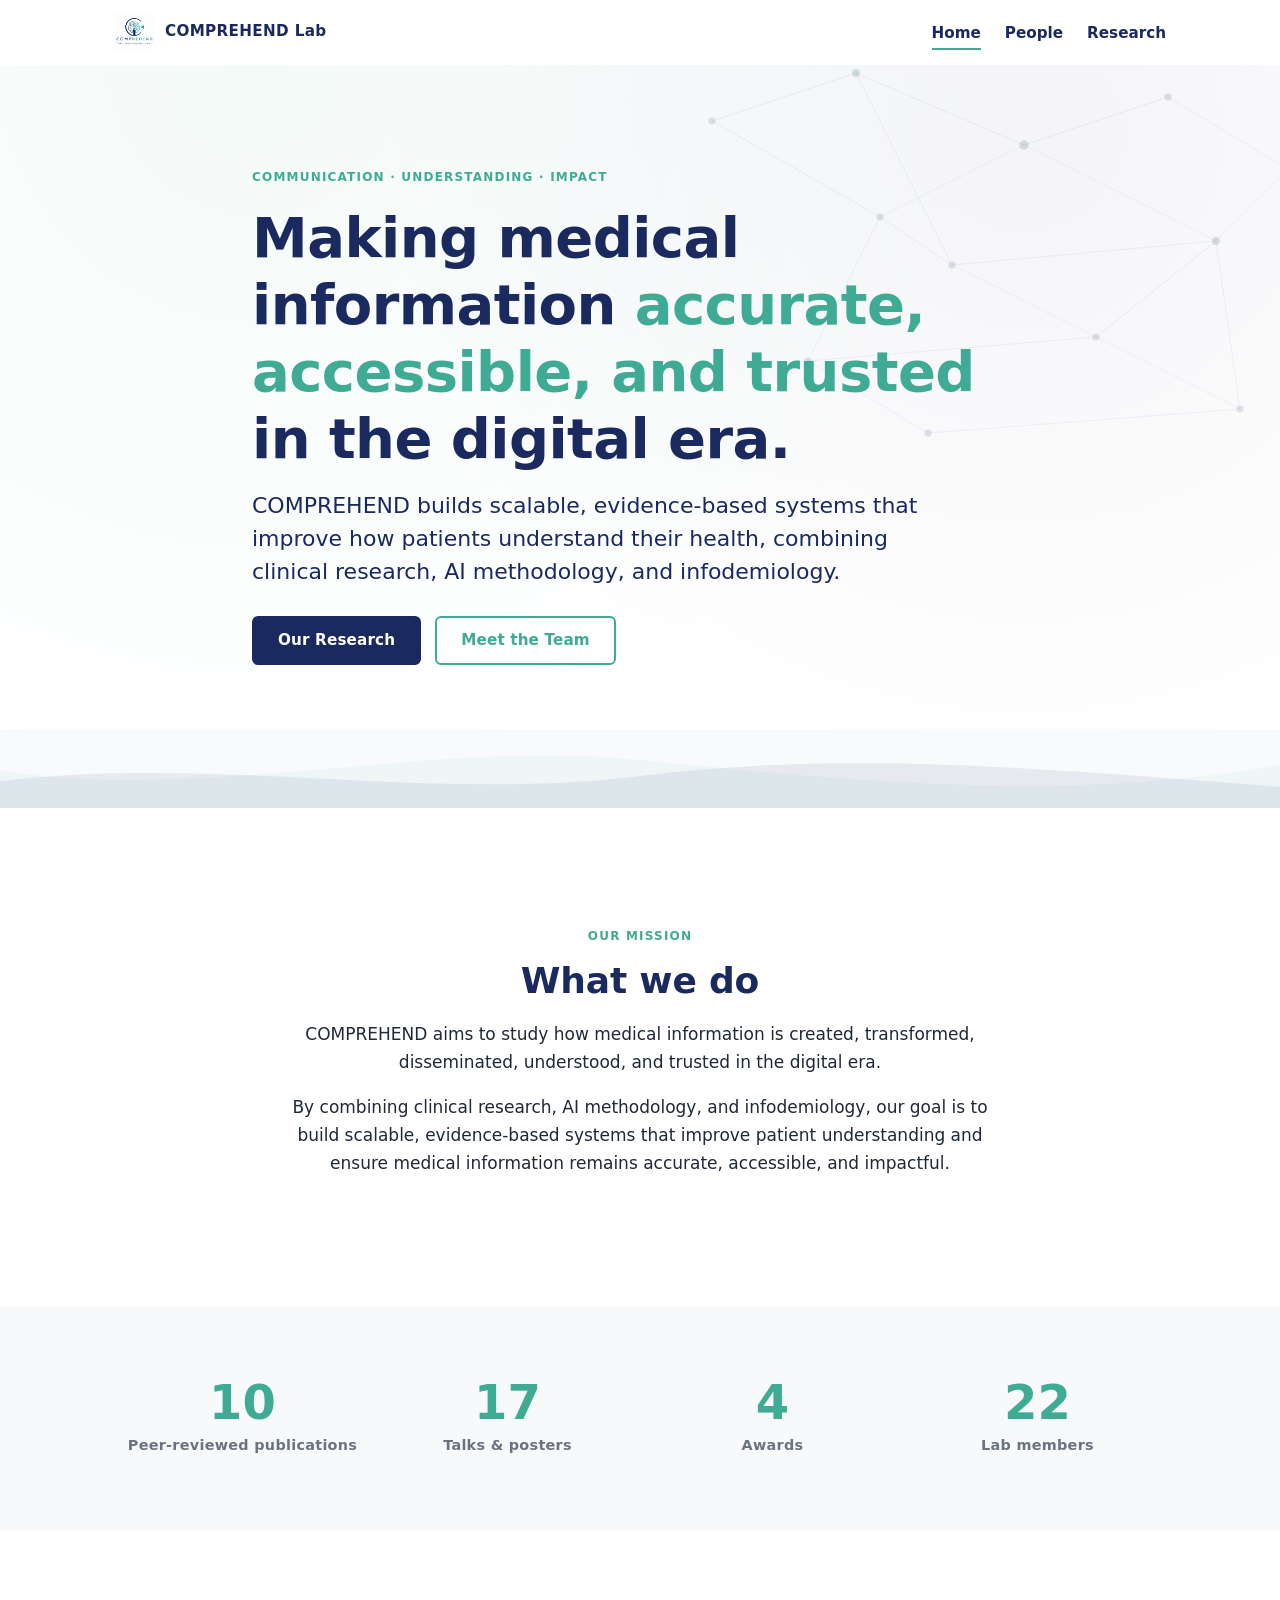
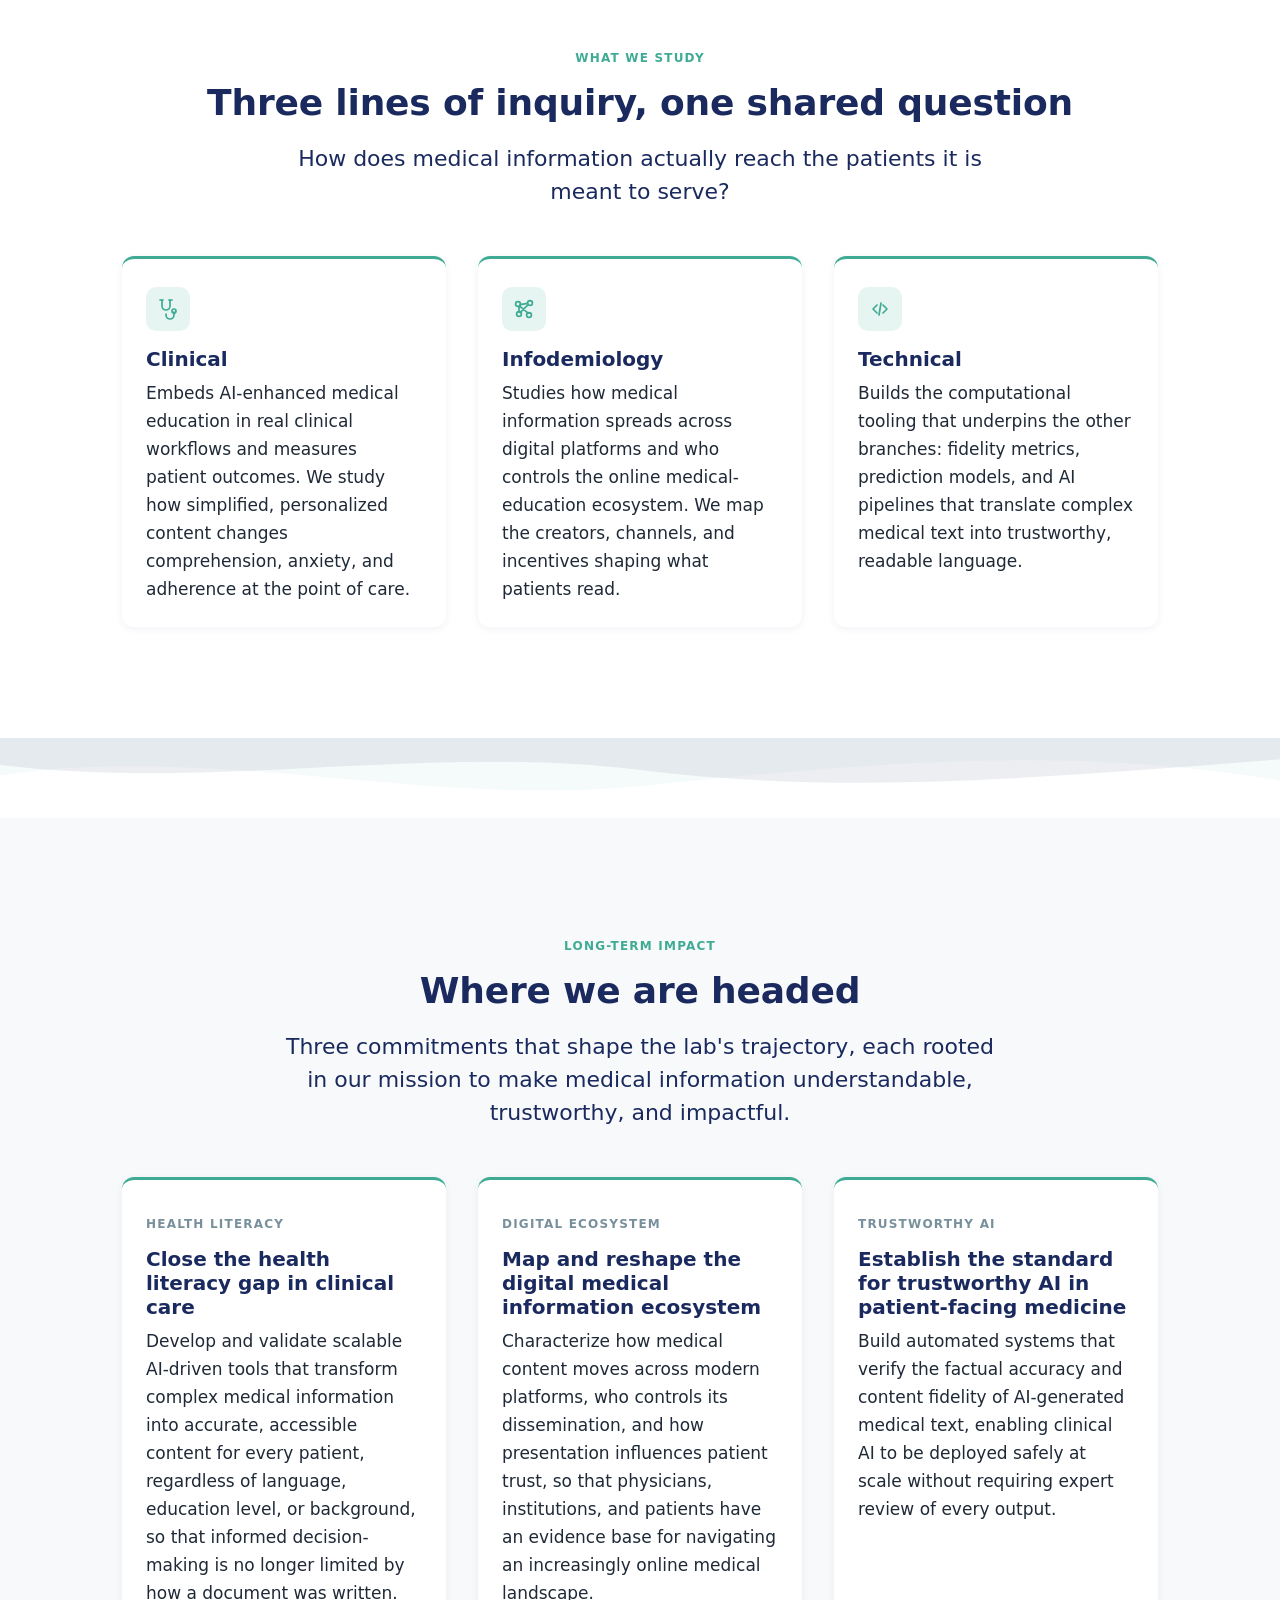
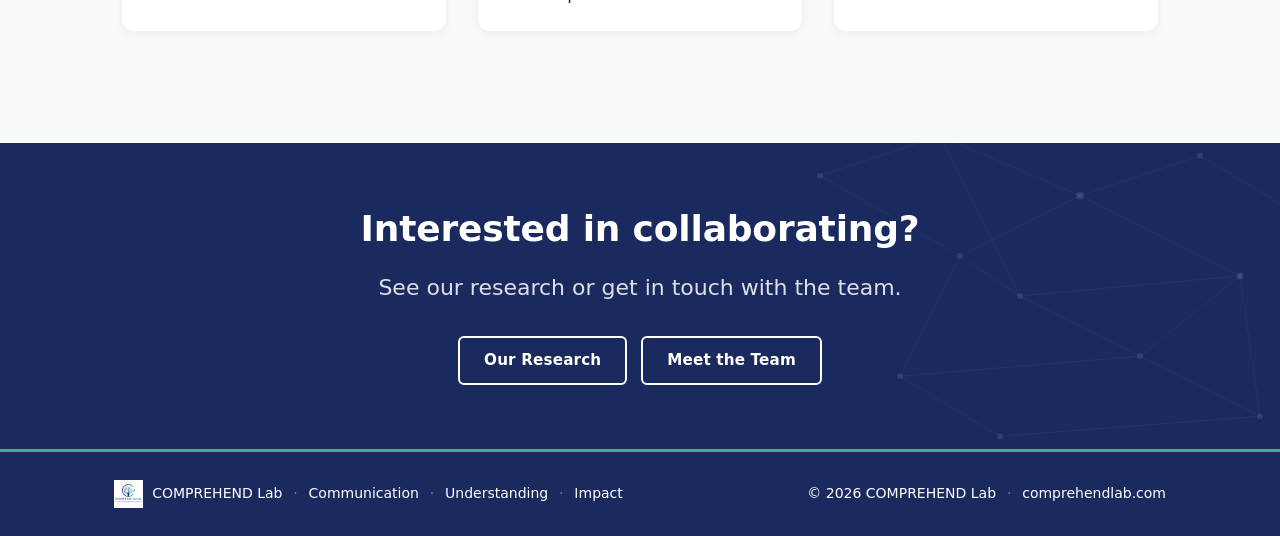
<file: index.html>
<!DOCTYPE html>
<html lang="en">
<head>
  <meta charset="UTF-8">
  <meta name="viewport" content="width=device-width, initial-scale=1">
  <title>COMPREHEND Lab — Communication, Understanding, Impact</title>
  <meta name="description" content="COMPREHEND Lab studies how medical information is created, transformed, disseminated, understood, and trusted in the digital era.">
  <link rel="canonical" href="https://comprehendlab.com/">
  <meta property="og:title" content="COMPREHEND Lab">
  <meta property="og:description" content="Building scalable, evidence-based systems that improve patient understanding of medical information.">
  <meta property="og:image" content="https://comprehendlab.com/assets/banner.png">
  <meta property="og:url" content="https://comprehendlab.com/">
  <meta property="og:type" content="website">
  <link rel="icon" type="image/png" href="assets/logo.png">
  <link rel="stylesheet" href="css/styles.css">
</head>
<body>
  <header class="site-nav" role="banner">
    <div class="nav-inner">
      <a class="brand-link" href="index.html" aria-label="COMPREHEND Lab home">
        <img src="assets/logo.png" alt="COMPREHEND Lab">
        <span class="brand-text">COMPREHEND Lab</span>
      </a>
      <button class="nav-toggle" type="button" aria-label="Open menu" aria-controls="primary-nav" aria-expanded="false">
        <svg width="24" height="24" viewBox="0 0 24 24" fill="none" aria-hidden="true">
          <path d="M4 7h16M4 12h16M4 17h16" stroke="currentColor" stroke-width="2" stroke-linecap="round"/>
        </svg>
      </button>
      <nav aria-label="Primary">
        <ul class="nav-links" id="primary-nav">
          <li><a href="index.html" aria-current="page">Home</a></li>
          <li><a href="people.html">People</a></li>
          <li><a href="research.html">Research</a></li>
        </ul>
      </nav>
    </div>
  </header>

  <main>
    <!-- ============================================================
         SECTION 1 — HERO (typographic)
         ============================================================ -->
    <section class="hero" aria-labelledby="hero-heading">
      <div class="container hero-content">
        <span class="eyebrow">Communication · Understanding · Impact</span>
        <h1 id="hero-heading" class="hero-title">Making medical information <span class="accent">accurate, accessible, and trusted</span> in the digital era.</h1>
        <p class="lead">COMPREHEND builds scalable, evidence-based systems that improve how patients understand their health, combining clinical research, AI methodology, and infodemiology.</p>
        <div class="hero-actions">
          <a class="btn" href="research.html">Our Research</a>
          <a class="btn btn-secondary" href="people.html">Meet the Team</a>
        </div>
      </div>
    </section>
    <div class="wave-divider" aria-hidden="true"></div>

    <!-- ============================================================
         SECTION 2 — MISSION
         ============================================================ -->
    <section class="section-mission" aria-labelledby="mission-heading">
      <div class="container">
        <span class="eyebrow">Our Mission</span>
        <h2 id="mission-heading">What we do</h2>
        <p>COMPREHEND aims to study how medical information is created, transformed, disseminated, understood, and trusted in the digital era.</p>
        <p>By combining clinical research, AI methodology, and infodemiology, our goal is to build scalable, evidence-based systems that improve patient understanding and ensure medical information remains accurate, accessible, and impactful.</p>
      </div>
    </section>

    <!-- ============================================================
         SECTION 2B — BY THE NUMBERS (animated counters)
         Counters animate from 0 on scroll. Update data-target when
         the research and people pages change.
         ============================================================ -->
    <section class="section-stats" aria-labelledby="stats-heading">
      <div class="container">
        <h2 id="stats-heading" class="sr-only">The lab by the numbers</h2>
        <ul class="stats-grid">
          <li class="stat">
            <span class="stat-num" data-target="10">0</span>
            <span class="stat-label">Peer-reviewed publications</span>
          </li>
          <li class="stat">
            <span class="stat-num" data-target="18">0</span>
            <span class="stat-label">Talks &amp; posters</span>
          </li>
          <li class="stat">
            <span class="stat-num" data-target="4">0</span>
            <span class="stat-label">Awards</span>
          </li>
          <li class="stat">
            <span class="stat-num" data-target="23">0</span>
            <span class="stat-label">Lab members</span>
          </li>
        </ul>
      </div>
    </section>

    <!-- ============================================================
         SECTION 3 — WHAT WE STUDY (three subdivisions)
         ============================================================ -->
    <section class="section-study" aria-labelledby="study-heading">
      <div class="container">
        <div class="section-head">
          <span class="eyebrow">What We Study</span>
          <h2 id="study-heading">Three lines of inquiry, one shared question</h2>
          <p class="lead">How does medical information actually reach the patients it is meant to serve?</p>
        </div>

        <div class="card-grid">
          <article class="card">
            <span class="card-icon" aria-hidden="true">
              <svg viewBox="0 0 24 24" fill="none" stroke="currentColor" stroke-width="1.7" stroke-linecap="round" stroke-linejoin="round">
                <path d="M6 3v6a4 4 0 0 0 8 0V3"/>
                <path d="M4 3h3M13 3h3"/>
                <path d="M10 17v1a4 4 0 0 0 8 0v-3"/>
                <circle cx="18" cy="14" r="2"/>
              </svg>
            </span>
            <h3>Clinical</h3>
            <p>Embeds AI-enhanced medical education in real clinical workflows and measures patient outcomes. We study how simplified, personalized content changes comprehension, anxiety, and adherence at the point of care.</p>
          </article>

          <article class="card">
            <span class="card-icon" aria-hidden="true">
              <svg viewBox="0 0 24 24" fill="none" stroke="currentColor" stroke-width="1.7" stroke-linecap="round" stroke-linejoin="round">
                <circle cx="6" cy="7" r="2.4"/>
                <circle cx="18" cy="6" r="2.4"/>
                <circle cx="17" cy="18" r="2.4"/>
                <circle cx="7" cy="17" r="2.4"/>
                <path d="M8.2 7.6 15.6 6.4M7.7 9.1l8.7 7.2M8.1 15.6l7.8-7.8M7 9.3v5.4"/>
              </svg>
            </span>
            <h3>Infodemiology</h3>
            <p>Studies how medical information spreads across digital platforms and who controls the online medical-education ecosystem. We map the creators, channels, and incentives shaping what patients read.</p>
          </article>

          <article class="card">
            <span class="card-icon" aria-hidden="true">
              <svg viewBox="0 0 24 24" fill="none" stroke="currentColor" stroke-width="1.7" stroke-linecap="round" stroke-linejoin="round">
                <path d="M9 8l-4 4 4 4"/>
                <path d="M15 8l4 4-4 4"/>
                <path d="M13 6l-2 12"/>
              </svg>
            </span>
            <h3>Technical</h3>
            <p>Builds the computational tooling that underpins the other branches: fidelity metrics, prediction models, and AI pipelines that translate complex medical text into trustworthy, readable language.</p>
          </article>
        </div>
      </div>
    </section>

    <div class="wave-divider flip" aria-hidden="true"></div>

    <!-- ============================================================
         SECTION 4 — LONG-TERM IMPACT
         ============================================================ -->
    <section class="section-impact" aria-labelledby="impact-heading">
      <div class="container">
        <div class="section-head">
          <span class="eyebrow">Long-Term Impact</span>
          <h2 id="impact-heading">Where we are headed</h2>
          <p class="lead">Three commitments that shape the lab's trajectory, each rooted in our mission to make medical information understandable, trustworthy, and impactful.</p>
        </div>

        <div class="card-grid">
          <article class="card">
            <span class="eyebrow">Health Literacy</span>
            <h3>Close the health literacy gap in clinical care</h3>
            <p>Develop and validate scalable AI-driven tools that transform complex medical information into accurate, accessible content for every patient, regardless of language, education level, or background, so that informed decision-making is no longer limited by how a document was written.</p>
          </article>

          <article class="card">
            <span class="eyebrow">Digital Ecosystem</span>
            <h3>Map and reshape the digital medical information ecosystem</h3>
            <p>Characterize how medical content moves across modern platforms, who controls its dissemination, and how presentation influences patient trust, so that physicians, institutions, and patients have an evidence base for navigating an increasingly online medical landscape.</p>
          </article>

          <article class="card">
            <span class="eyebrow">Trustworthy AI</span>
            <h3>Establish the standard for trustworthy AI in patient-facing medicine</h3>
            <p>Build automated systems that verify the factual accuracy and content fidelity of AI-generated medical text, enabling clinical AI to be deployed safely at scale without requiring expert review of every output.</p>
          </article>
        </div>
      </div>
    </section>

    <!-- ============================================================
         SECTION 5 — CTA STRIP
         ============================================================ -->
    <section class="cta-strip" aria-labelledby="cta-heading">
      <div class="container">
        <h2 id="cta-heading">Interested in collaborating?</h2>
        <p class="lead">See our research or get in touch with the team.</p>
        <div class="cta-actions">
          <a class="btn btn-outline" href="research.html">Our Research</a>
          <a class="btn btn-outline" href="people.html">Meet the Team</a>
        </div>
      </div>
    </section>
  </main>

  <footer class="site-footer">
    <div class="footer-inner">
      <div class="footer-brand">
        <img src="assets/logo.png" alt="" aria-hidden="true">
        <span>COMPREHEND Lab <span class="dot">·</span> Communication <span class="dot">·</span> Understanding <span class="dot">·</span> Impact</span>
      </div>
      <div>&copy; 2026 COMPREHEND Lab <span class="dot">·</span> <a href="https://comprehendlab.com">comprehendlab.com</a></div>
    </div>
  </footer>

  <script src="js/main.js"></script>
</body>
</html>
</file>
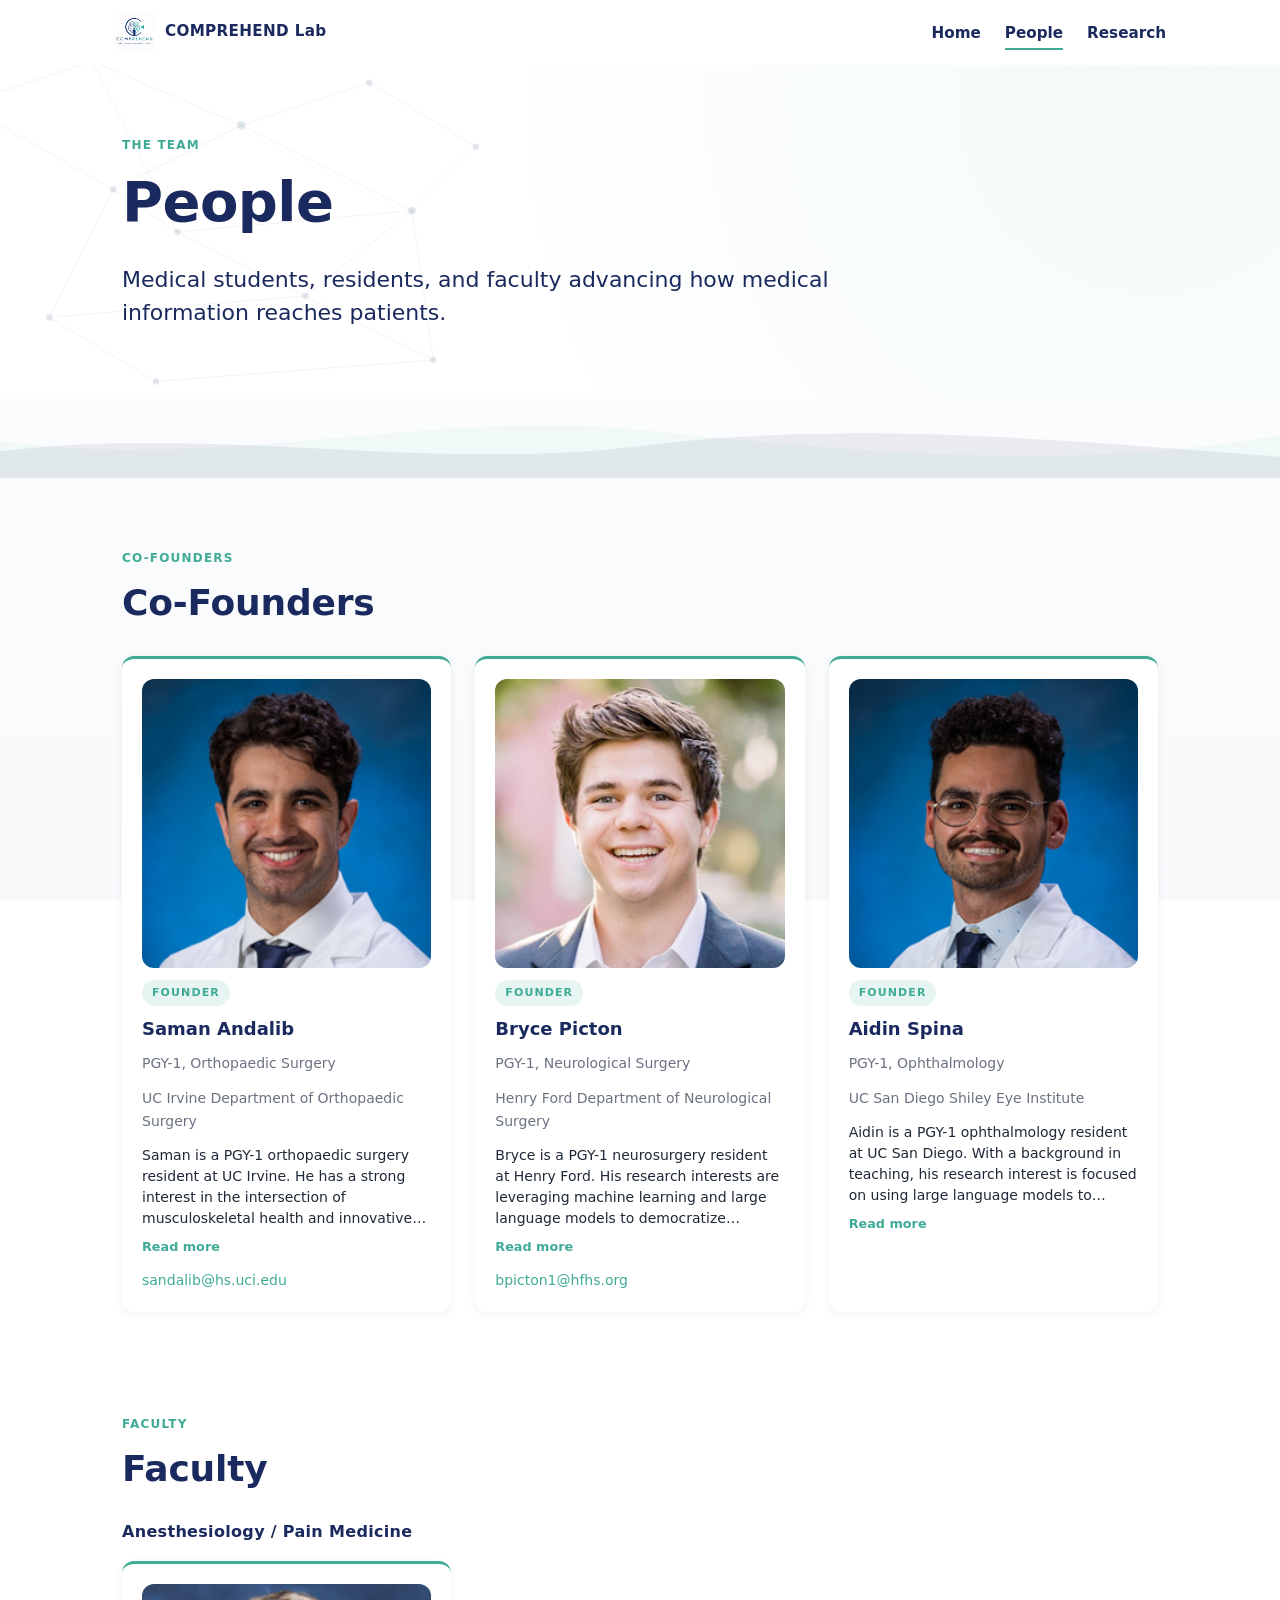
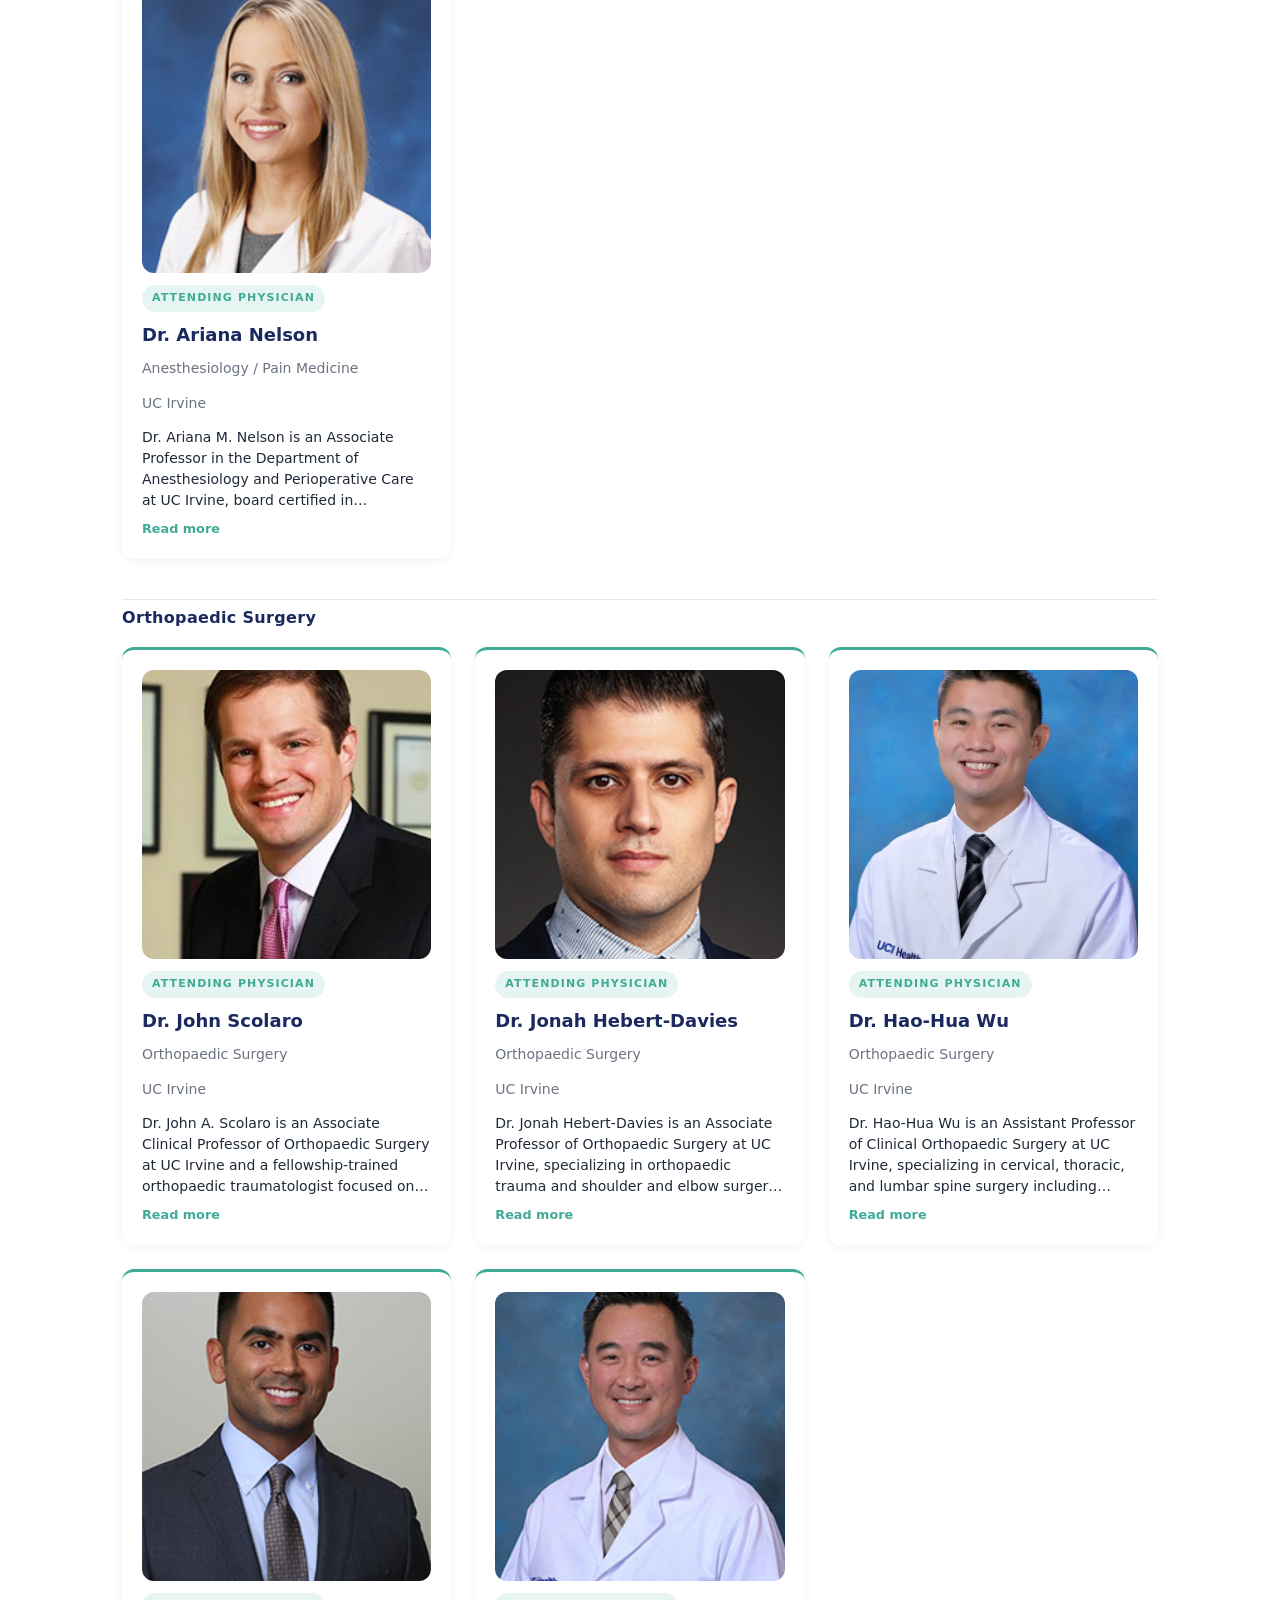
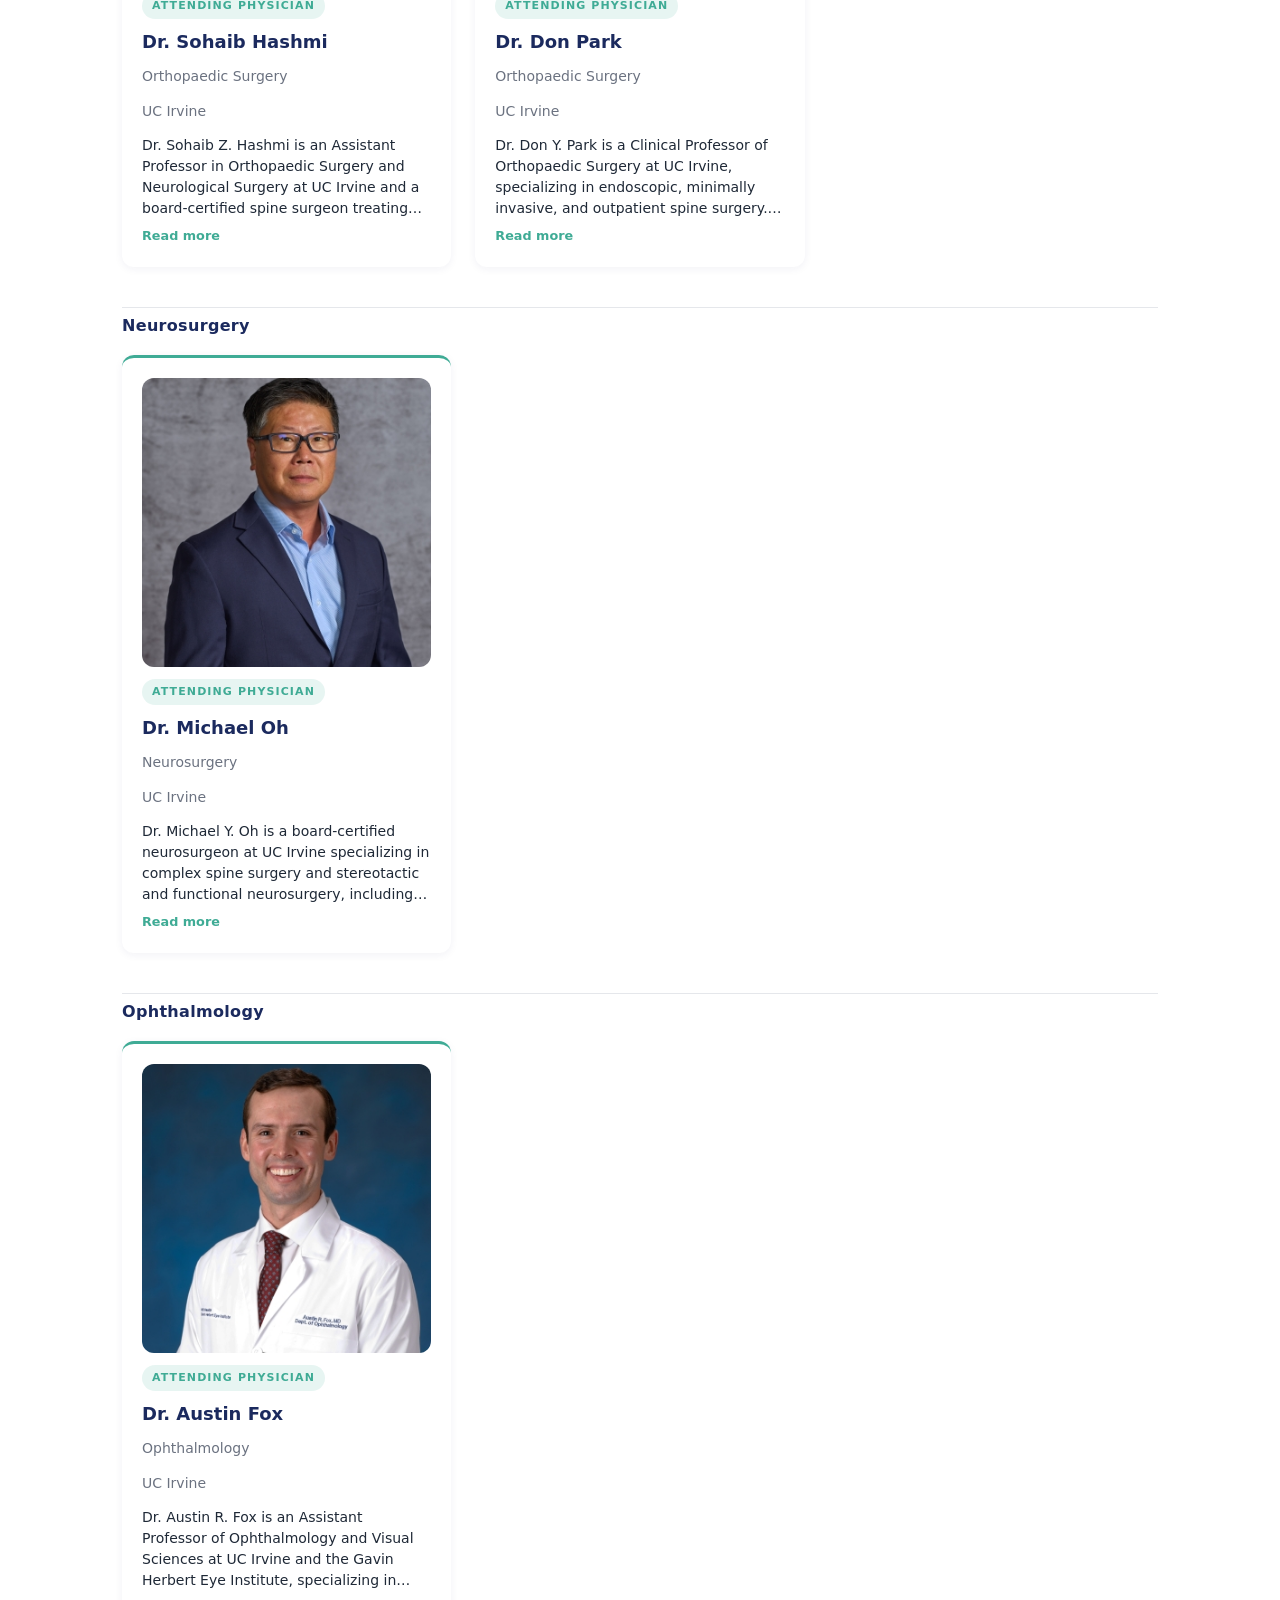
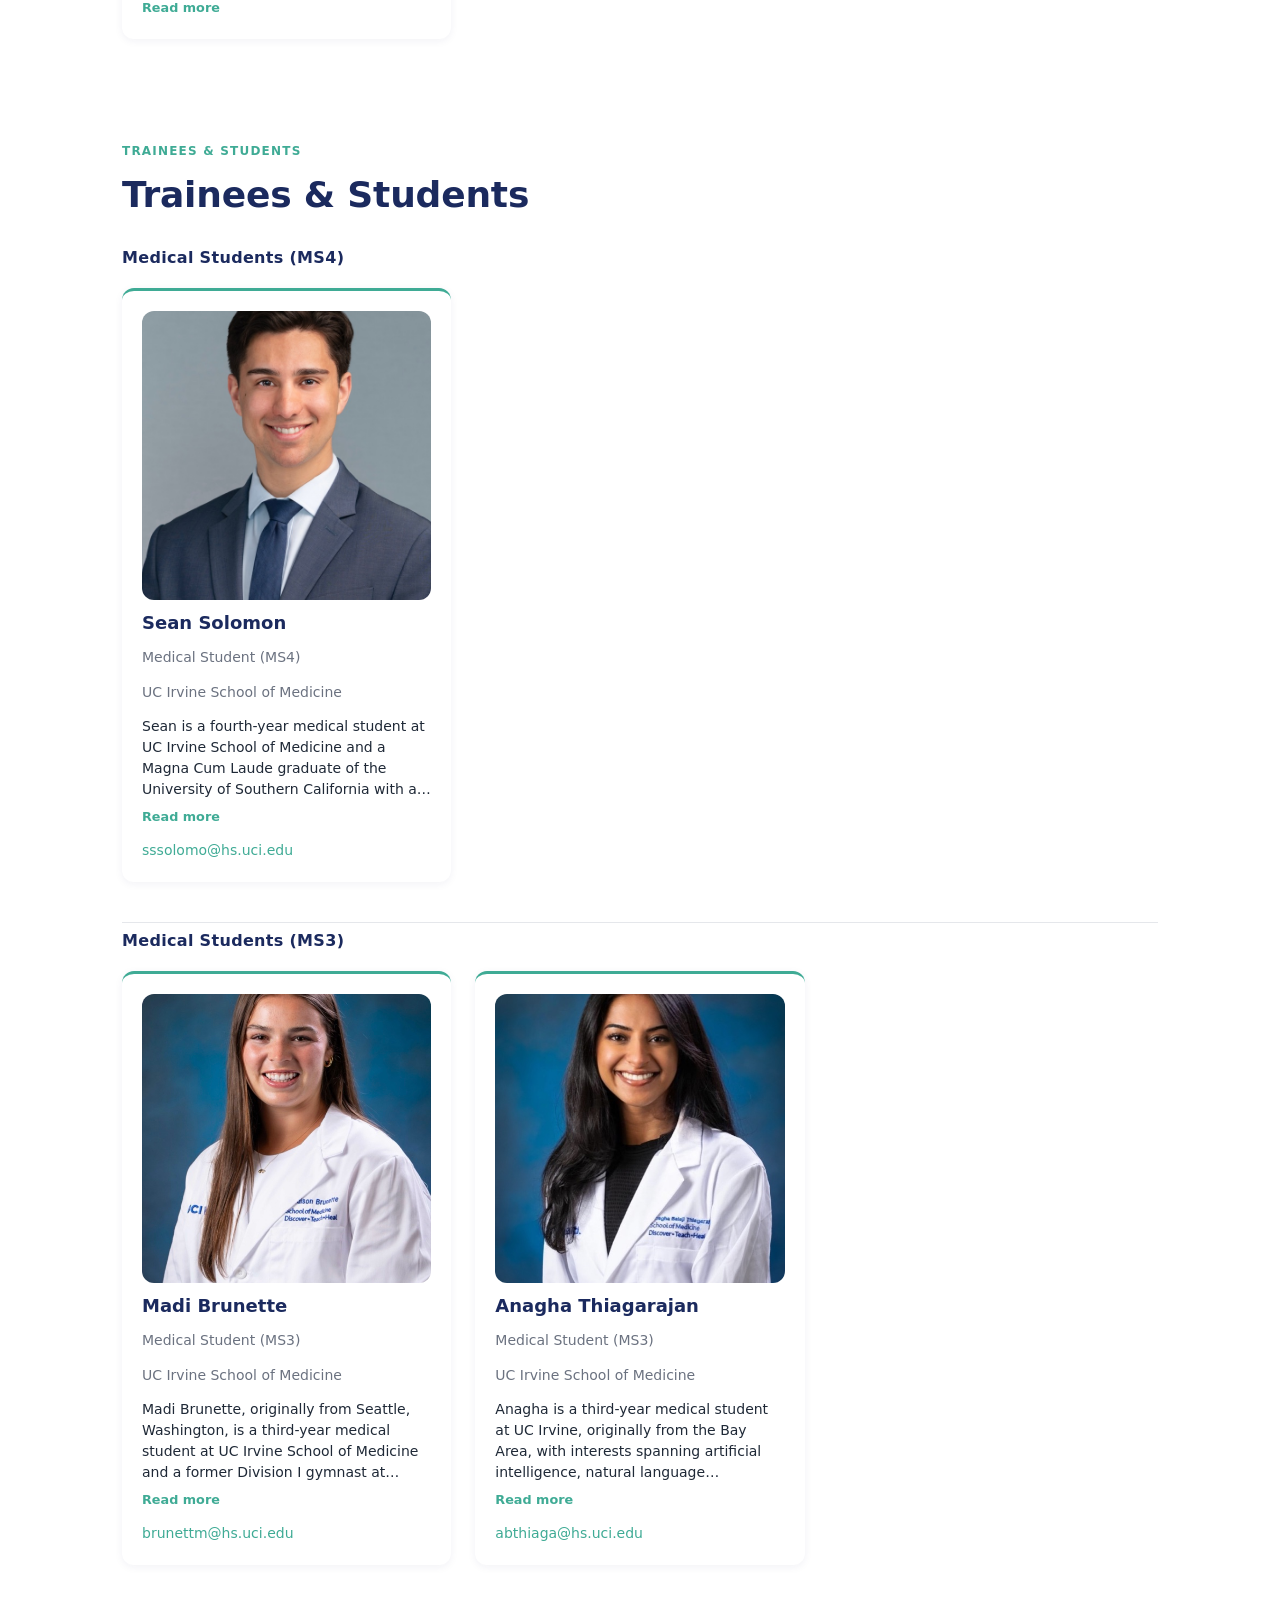
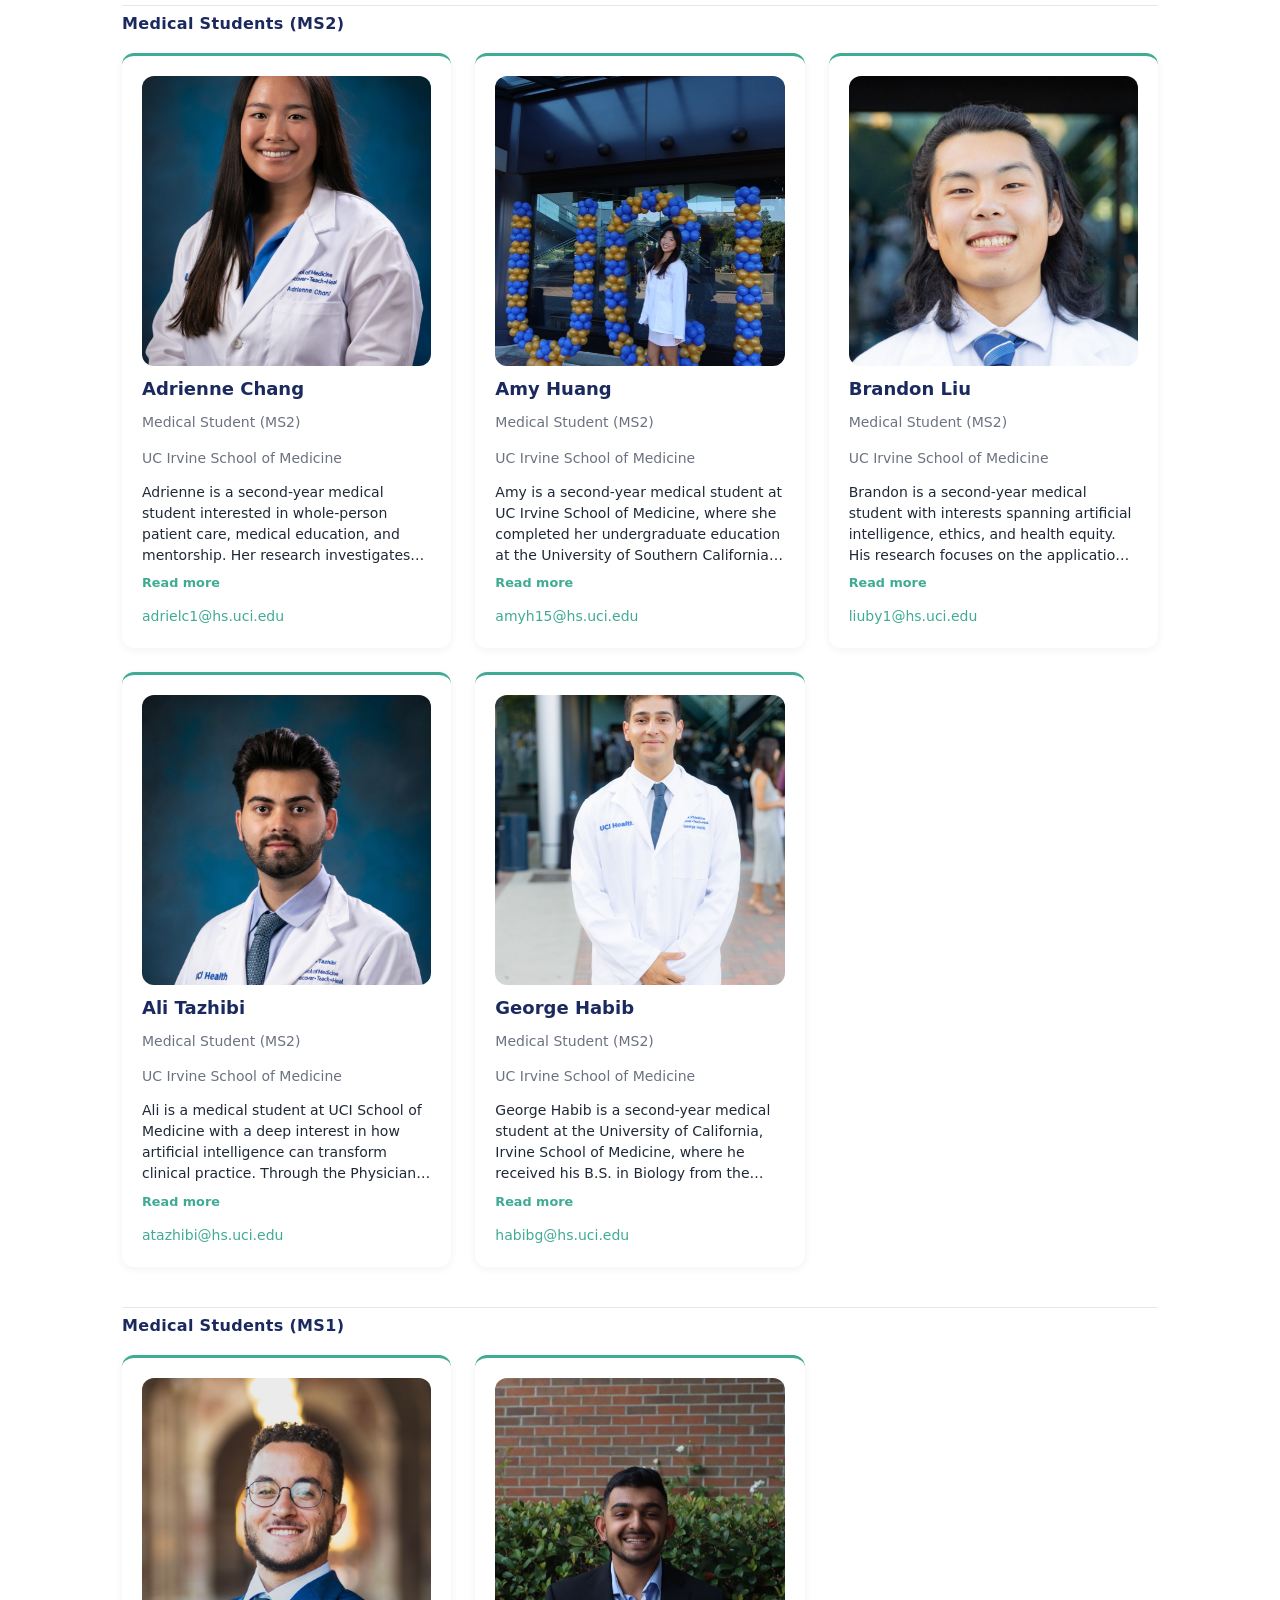
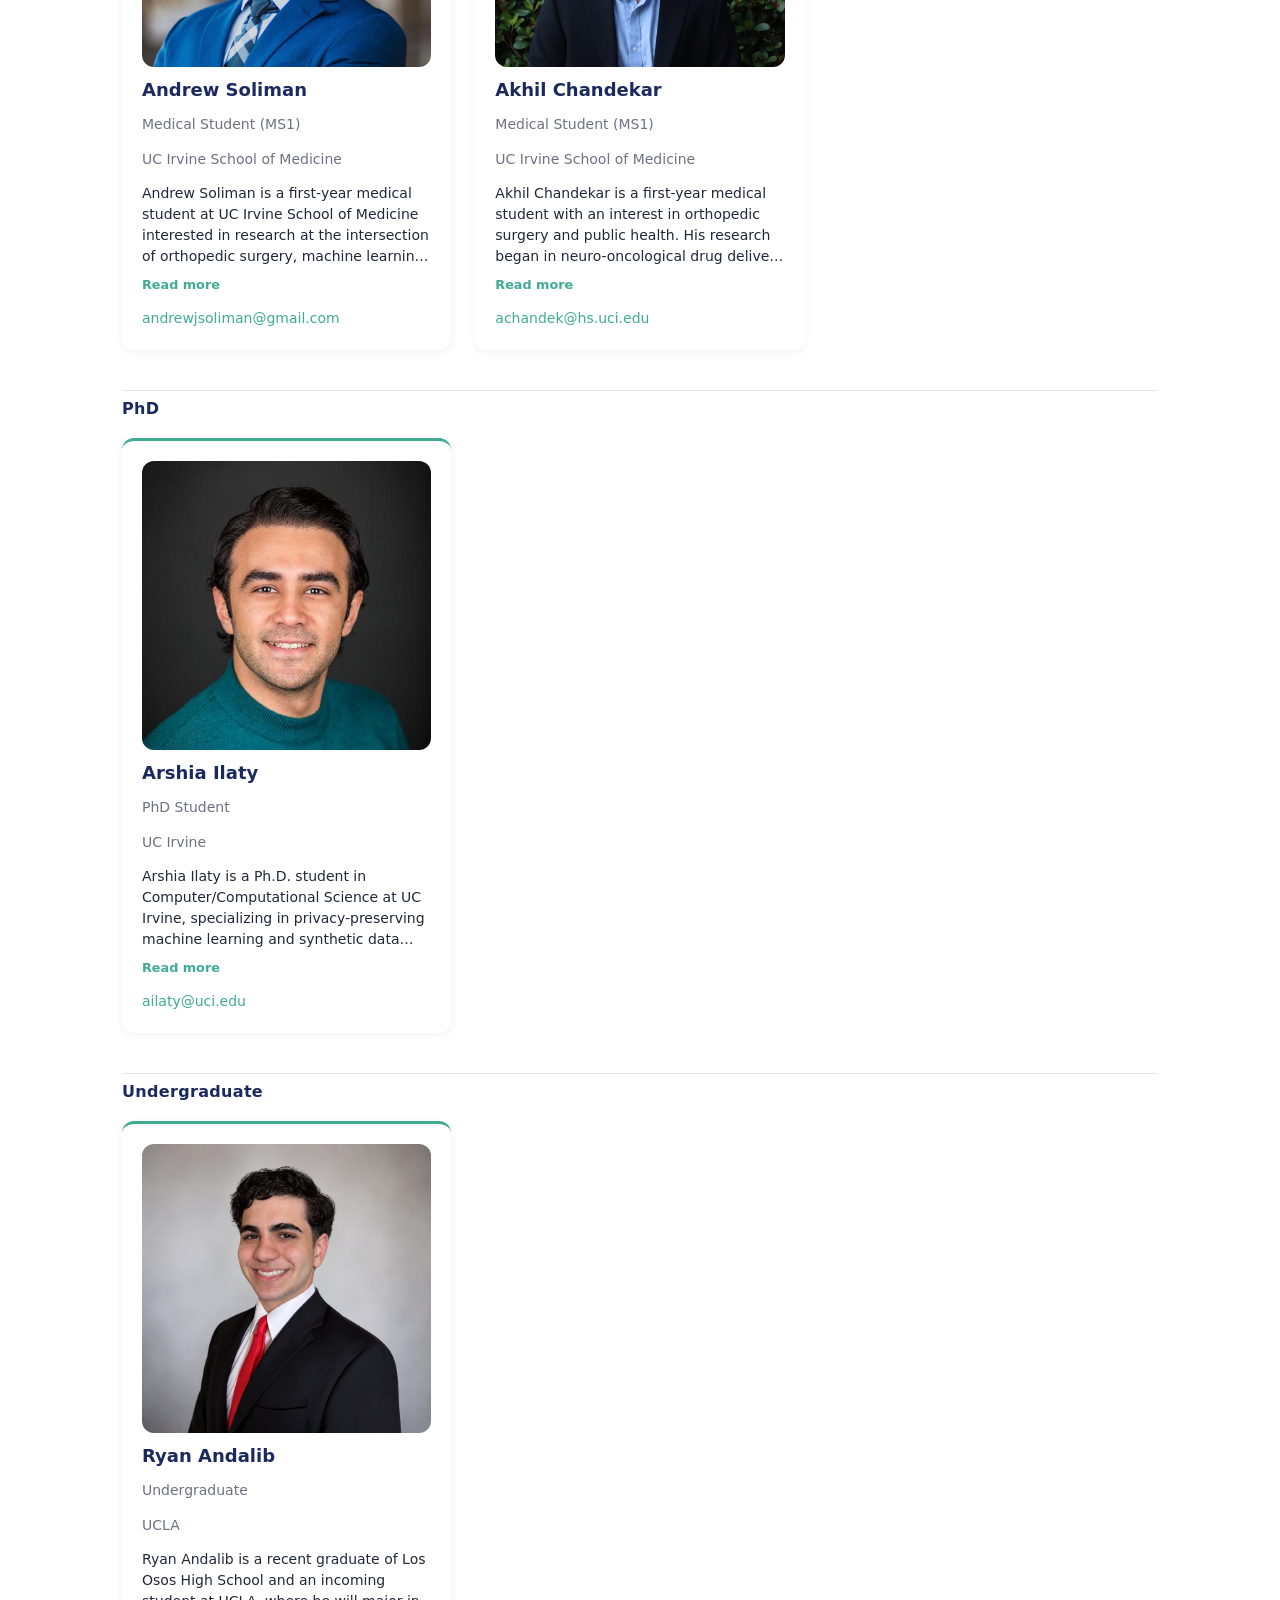
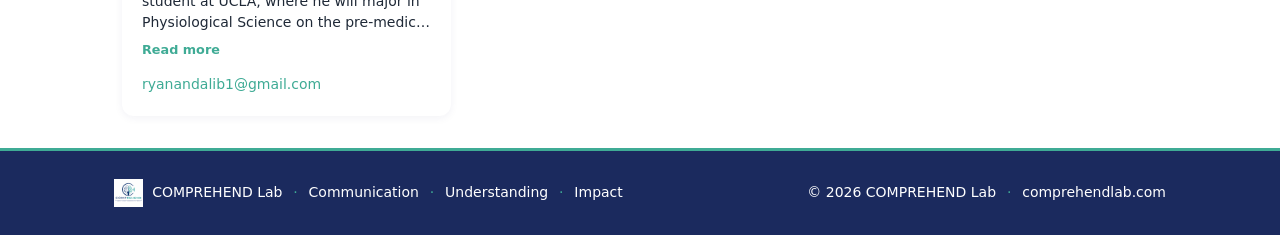
<file: people.html>
<!DOCTYPE html>
<html lang="en">
<head>
  <meta charset="UTF-8">
  <meta name="viewport" content="width=device-width, initial-scale=1">
  <title>People — COMPREHEND Lab</title>
  <meta name="description" content="The medical students, residents, and faculty advancing COMPREHEND Lab's work on patient-facing medical information.">
  <link rel="canonical" href="https://comprehendlab.com/people.html">
  <meta property="og:title" content="People — COMPREHEND Lab">
  <meta property="og:description" content="The medical students, residents, and faculty advancing how medical information reaches patients.">
  <meta property="og:image" content="https://comprehendlab.com/assets/banner.png">
  <meta property="og:url" content="https://comprehendlab.com/people.html">
  <meta property="og:type" content="website">
  <link rel="icon" type="image/png" href="assets/logo.png">
  <link rel="stylesheet" href="css/styles.css">
</head>
<body>
  <header class="site-nav" role="banner">
    <div class="nav-inner">
      <a class="brand-link" href="index.html" aria-label="COMPREHEND Lab home">
        <img src="assets/logo.png" alt="COMPREHEND Lab">
        <span class="brand-text">COMPREHEND Lab</span>
      </a>
      <button class="nav-toggle" type="button" aria-label="Open menu" aria-controls="primary-nav" aria-expanded="false">
        <svg width="24" height="24" viewBox="0 0 24 24" fill="none" aria-hidden="true">
          <path d="M4 7h16M4 12h16M4 17h16" stroke="currentColor" stroke-width="2" stroke-linecap="round"/>
        </svg>
      </button>
      <nav aria-label="Primary">
        <ul class="nav-links" id="primary-nav">
          <li><a href="index.html">Home</a></li>
          <li><a href="people.html" aria-current="page">People</a></li>
          <li><a href="research.html">Research</a></li>
        </ul>
      </nav>
    </div>
  </header>

  <main>
    <!-- ============================================================
         PAGE HEADER
         ============================================================ -->
    <section class="page-header" aria-labelledby="people-heading">
      <div class="container">
        <span class="eyebrow">The Team</span>
        <h1 id="people-heading">People</h1>
        <p class="lead">Medical students, residents, and faculty advancing how medical information reaches patients.</p>
      </div>
    </section>
    <div class="wave-divider" aria-hidden="true"></div>

    <!-- ============================================================
         CO-FOUNDERS
         ============================================================ -->
    <section class="people-group" aria-labelledby="cofounders-heading">
      <div class="container">
        <div class="group-head">
          <span class="eyebrow">Co-Founders</span>
          <h2 id="cofounders-heading">Co-Founders</h2>
        </div>
        <div class="people-grid">

          <article class="person">
            <img class="headshot" src="assets/people/saman-andalib.jpg" alt="Headshot of Saman Andalib">
            <span class="pill">Founder</span>
            <h3>Saman Andalib</h3>
            <p class="role">PGY-1, Orthopaedic Surgery</p>
            <p class="affiliation">UC Irvine Department of Orthopaedic Surgery</p>
            <p class="bio">Saman is a PGY-1 orthopaedic surgery resident at UC Irvine. He has a strong interest in the intersection of musculoskeletal health and innovative AI-driven patient education. With experience in teaching, entrepreneurship, and medical innovation, Saman is committed to improving access to orthopaedic care for patients from diverse backgrounds. His goal is to make complex orthopaedic information accessible, bridging gaps in knowledge and promoting health equity.</p>
            <a class="email" href="mailto:sandalib@hs.uci.edu">sandalib@hs.uci.edu</a>
          </article>

          <article class="person">
            <img class="headshot" src="assets/people/bryce-picton.jpg" alt="Headshot of Bryce Picton">
            <span class="pill">Founder</span>
            <h3>Bryce Picton</h3>
            <p class="role">PGY-1, Neurological Surgery</p>
            <p class="affiliation">Henry Ford Department of Neurological Surgery</p>
            <p class="bio">Bryce is a PGY-1 neurosurgery resident at Henry Ford. His research interests are leveraging machine learning and large language models to democratize healthcare access and delivery. Through natural language processing techniques, Bryce aims to enhance health literacy, empowering patients to make informed decisions about their care. His goal is to develop personalized and effective healthcare solutions that benefit all communities.</p>
            <a class="email" href="mailto:bpicton1@hfhs.org">bpicton1@hfhs.org</a>
          </article>

          <article class="person">
            <img class="headshot" src="assets/people/aidin-spina.jpg" alt="Headshot of Aidin Spina">
            <span class="pill">Founder</span>
            <h3>Aidin Spina</h3>
            <p class="role">PGY-1, Ophthalmology</p>
            <p class="affiliation">UC San Diego Shiley Eye Institute</p>
            <p class="bio">Aidin is a PGY-1 ophthalmology resident at UC San Diego. With a background in teaching, his research interest is focused on using large language models to increase patient education, specifically targeting those with limited health literacy from diverse backgrounds to improve health equity. He believes that integrating advanced technology into patient education can not only enhance understanding but also significantly impact patient outcomes.</p>
          </article>

        </div>
      </div>
    </section>

    <!-- ============================================================
         FACULTY — grouped by specialty
         ============================================================ -->
    <section class="people-group" aria-labelledby="faculty-heading">
      <div class="container">
        <div class="group-head">
          <span class="eyebrow">Faculty</span>
          <h2 id="faculty-heading">Faculty</h2>
        </div>

        <h3 class="subgroup-head">Anesthesiology / Pain Medicine</h3>
        <div class="people-grid">
          <article class="person">
            <img class="headshot" src="assets/people/ariana-nelson.jpg" alt="Headshot of Dr. Ariana Nelson">
            <span class="pill">Attending Physician</span>
            <h3>Dr. Ariana Nelson</h3>
            <p class="role">Anesthesiology / Pain Medicine</p>
            <p class="affiliation">UC Irvine</p>
            <p class="bio">Dr. Ariana M. Nelson is an Associate Professor in the Department of Anesthesiology and Perioperative Care at UC Irvine, board certified in anesthesiology and interventional pain medicine. She trained at the University of Michigan and Northwestern, and her clinical practice focuses on radiofrequency ablation and neuromodulation for chronic pain. Her research through the COMPREHEND Lab spans objective pain biomarkers, AI-driven health literacy tools, and aerospace medicine in collaboration with NASA.</p>
          </article>
        </div>

        <h3 class="subgroup-head">Orthopaedic Surgery</h3>
        <div class="people-grid">
          <article class="person">
            <img class="headshot" src="assets/people/john-scolaro.jpg" alt="Headshot of Dr. John Scolaro">
            <span class="pill">Attending Physician</span>
            <h3>Dr. John Scolaro</h3>
            <p class="role">Orthopaedic Surgery</p>
            <p class="affiliation">UC Irvine</p>
            <p class="bio">Dr. John A. Scolaro is an Associate Clinical Professor of Orthopaedic Surgery at UC Irvine and a fellowship-trained orthopaedic traumatologist focused on pelvic, acetabular, periprosthetic, and complex periarticular fractures. He trained at the University of Pennsylvania for residency and Harborview Medical Center in Seattle for trauma fellowship. His research centers on patient-focused clinical outcomes and biomechanical fracture fixation work through the Orthopaedic Biomechanics Laboratory at VA Long Beach.</p>
          </article>
          <article class="person">
            <img class="headshot" src="assets/people/jonah-hebert-davies.jpg" alt="Headshot of Dr. Jonah Hebert-Davies">
            <span class="pill">Attending Physician</span>
            <h3>Dr. Jonah Hebert-Davies</h3>
            <p class="role">Orthopaedic Surgery</p>
            <p class="affiliation">UC Irvine</p>
            <p class="bio">Dr. Jonah Hebert-Davies is an Associate Professor of Orthopaedic Surgery at UC Irvine, specializing in orthopaedic trauma and shoulder and elbow surgery. He trained at the University of Montreal for residency, with a trauma fellowship at Harborview Medical Center and a shoulder and elbow fellowship at Washington University in St. Louis. His research focuses on shoulder and elbow fractures and arthroplasty outcomes, and he serves as elbow section editor for the Journal of Orthopedic Trauma.</p>
          </article>
          <article class="person">
            <img class="headshot" src="assets/people/hao-hua-wu.webp" alt="Headshot of Dr. Hao-Hua Wu">
            <span class="pill">Attending Physician</span>
            <h3>Dr. Hao-Hua Wu</h3>
            <p class="role">Orthopaedic Surgery</p>
            <p class="affiliation">UC Irvine</p>
            <p class="bio">Dr. Hao-Hua Wu is an Assistant Professor of Clinical Orthopaedic Surgery at UC Irvine, specializing in cervical, thoracic, and lumbar spine surgery including motion-sparing disc replacement and robotic spine procedures. He completed his residency at UCSF and the Harvard Combined Spine Fellowship at Massachusetts General Hospital and Brigham and Women's Hospital. His research focuses on patient-reported outcome measures in spine surgery and global orthopaedic health initiatives in Malawi and Tanzania.</p>
          </article>
          <article class="person">
            <img class="headshot" src="assets/people/sohaib-hashmi.jpg" alt="Headshot of Dr. Sohaib Hashmi">
            <span class="pill">Attending Physician</span>
            <h3>Dr. Sohaib Hashmi</h3>
            <p class="role">Orthopaedic Surgery</p>
            <p class="affiliation">UC Irvine</p>
            <p class="bio">Dr. Sohaib Z. Hashmi is an Assistant Professor in Orthopaedic Surgery and Neurological Surgery at UC Irvine and a board-certified spine surgeon treating degenerative disease, scoliosis, spinal stenosis, spine trauma, and complex revision and reconstructive cases. He trained at Northwestern for residency, the University of Maryland for spine fellowship, and Cedars-Sinai for trauma fellowship. His research focuses on orthobiologics and patient-reported outcomes, and he serves as Director of Spine Trauma at UCI Health.</p>
          </article>
          <article class="person">
            <img class="headshot" src="assets/people/don-park.jpg" alt="Headshot of Dr. Don Park">
            <span class="pill">Attending Physician</span>
            <h3>Dr. Don Park</h3>
            <p class="role">Orthopaedic Surgery</p>
            <p class="affiliation">UC Irvine</p>
            <p class="bio">Dr. Don Y. Park is a Clinical Professor of Orthopaedic Surgery at UC Irvine, specializing in endoscopic, minimally invasive, and outpatient spine surgery. He completed his residency and spine fellowship at Stanford and joined UCI from UCLA. His clinical and research focus is biportal endoscopic spine surgery, endoscopic lumbar fusion, and motion preservation, and he serves as founding Director of the Advanced Endoscopic and Outpatient Spine Program at the UCI Health Comprehensive Spine Center.</p>
          </article>
        </div>

        <h3 class="subgroup-head">Neurosurgery</h3>
        <div class="people-grid">
          <article class="person">
            <img class="headshot" src="assets/people/michael-oh.jpg" alt="Headshot of Dr. Michael Oh">
            <span class="pill">Attending Physician</span>
            <h3>Dr. Michael Oh</h3>
            <p class="role">Neurosurgery</p>
            <p class="affiliation">UC Irvine</p>
            <p class="bio">Dr. Michael Y. Oh is a board-certified neurosurgeon at UC Irvine specializing in complex spine surgery and stereotactic and functional neurosurgery, including deep brain stimulation for Parkinson's disease, spinal cord stimulation, and spine tumors. He trained at Allegheny General Hospital in Pittsburgh and completed a functional neurosurgery fellowship at the University of Toronto. His research focuses on surgical robotics, AI for surgical outcomes, and AR/VR models for patient education, and he serves as Vice Chair of Education in Neurological Surgery and Director of the Comprehensive Spine Center.</p>
          </article>
        </div>

        <h3 class="subgroup-head">Ophthalmology</h3>
        <div class="people-grid">
          <article class="person">
            <img class="headshot" src="assets/people/austin-fox.jpg" alt="Headshot of Dr. Austin Fox">
            <span class="pill">Attending Physician</span>
            <h3>Dr. Austin Fox</h3>
            <p class="role">Ophthalmology</p>
            <p class="affiliation">UC Irvine</p>
            <p class="bio">Dr. Austin R. Fox is an Assistant Professor of Ophthalmology and Visual Sciences at UC Irvine and the Gavin Herbert Eye Institute, specializing in glaucoma and cataract surgery including minimally invasive glaucoma procedures. He completed his ophthalmology residency and glaucoma fellowship at the University of Iowa. His research focuses on glaucoma screening, health literacy and medication compliance, and quality improvement.</p>
          </article>
        </div>
      </div>
    </section>

    <!-- ============================================================
         TRAINEES & STUDENTS
         ============================================================ -->
    <section class="people-group" aria-labelledby="trainees-heading">
      <div class="container">
        <div class="group-head">
          <span class="eyebrow">Trainees &amp; Students</span>
          <h2 id="trainees-heading">Trainees &amp; Students</h2>
        </div>

        <h3 class="subgroup-head">Medical Students (MS4)</h3>
        <div class="people-grid">
          <article class="person">
            <img class="headshot" src="assets/people/sean-solomon.jpg" alt="Headshot of Sean Solomon">
            <h3>Sean Solomon</h3>
            <p class="role">Medical Student (MS4)</p>
            <p class="affiliation">UC Irvine School of Medicine</p>
            <p class="bio">Sean is a fourth-year medical student at UC Irvine School of Medicine and a Magna Cum Laude graduate of the University of Southern California with a B.S. in Mathematics and Economics. His undergraduate work applying Markov, machine learning, and deep learning models to spatiotemporal prediction of Multiple Myeloma progression laid the foundation for his current interests in the emerging applications of large language models and predictive modeling in anesthesiology and perioperative care. Within COMPREHEND, Sean has contributed to projects examining AI-driven simplification and translation of patient education materials and analyzing the linguistic factors that govern LLM output quality across source types and languages.</p>
            <a class="email" href="mailto:sssolomo@hs.uci.edu">sssolomo@hs.uci.edu</a>
          </article>
        </div>

        <h3 class="subgroup-head">Medical Students (MS3)</h3>
        <div class="people-grid">
          <article class="person">
            <img class="headshot" src="assets/people/madi-brunette.jpg" alt="Headshot of Madi Brunette">
            <h3>Madi Brunette</h3>
            <p class="role">Medical Student (MS3)</p>
            <p class="affiliation">UC Irvine School of Medicine</p>
            <p class="bio">Madi Brunette, originally from Seattle, Washington, is a third-year medical student at UC Irvine School of Medicine and a former Division I gymnast at Stanford University. Her research interests include orthopaedic surgery, artificial intelligence, and natural language processing, with a particular focus on how large language models can improve patient education, health literacy, and communication to make medical information more accessible and actionable for diverse patient populations. Outside of AI, her research focuses on chronic rotator cuff tears, peripheral nerve injury, and the role of metabolic health in orthopaedic outcomes. Drawing from her experience in collegiate athletics, Madi views healthcare as a team effort and believes that clear, reproducible, and accessible communication is essential to delivering high-quality patient care.</p>
            <a class="email" href="mailto:brunettm@hs.uci.edu">brunettm@hs.uci.edu</a>
          </article>
          <article class="person">
            <img class="headshot" src="assets/people/anagha-thiagarajan.jpg" alt="Headshot of Anagha Thiagarajan">
            <h3>Anagha Thiagarajan</h3>
            <p class="role">Medical Student (MS3)</p>
            <p class="affiliation">UC Irvine School of Medicine</p>
            <p class="bio">Anagha is a third-year medical student at UC Irvine, originally from the Bay Area, with interests spanning artificial intelligence, natural language processing, and dermatology. Her research focuses on the application of large language models to patient education, with an emphasis on making health information more accessible to diverse populations. She is committed to health equity, with ongoing clinical work examining how LLM-simplified materials impact patient comprehension in real-world settings, and believes that the most meaningful applications of AI in medicine will be those that meet patients where they are, regardless of health literacy or background.</p>
            <a class="email" href="mailto:abthiaga@hs.uci.edu">abthiaga@hs.uci.edu</a>
          </article>
        </div>

        <h3 class="subgroup-head">Medical Students (MS2)</h3>
        <div class="people-grid">
          <article class="person">
            <img class="headshot" src="assets/people/adrienne-chang.jpg" alt="Headshot of Adrienne Chang">
            <h3>Adrienne Chang</h3>
            <p class="role">Medical Student (MS2)</p>
            <p class="affiliation">UC Irvine School of Medicine</p>
            <p class="bio">Adrienne is a second-year medical student interested in whole-person patient care, medical education, and mentorship. Her research investigates the applications of AI in improving patient comprehension and satisfaction and how physician social media presence influences patient perspectives. She is particularly interested in understanding how emerging technologies can strengthen patient autonomy, improve communication, and garner more meaningful physician-patient relationships. As AI becomes increasingly integrated into clinical practice, Adrienne hopes to understand the ways in which it can enhance the human aspects of medicine and support collaborative medical decision-making.</p>
            <a class="email" href="mailto:adrielc1@hs.uci.edu">adrielc1@hs.uci.edu</a>
          </article>
          <article class="person">
            <img class="headshot" src="assets/people/amy-huang.jpg" alt="Headshot of Amy Huang">
            <h3>Amy Huang</h3>
            <p class="role">Medical Student (MS2)</p>
            <p class="affiliation">UC Irvine School of Medicine</p>
            <p class="bio">Amy is a second-year medical student at UC Irvine School of Medicine, where she completed her undergraduate education at the University of Southern California. Her research interests lie at the intersection of artificial intelligence, orthopaedic surgery, and health equity, with a focus on how AI-driven tools can make complex medical information more accessible and understandable for diverse patient populations. Within COMPREHEND, Amy is contributing to projects examining AI-simplified orthopaedic patient education materials and the role of physician social media presence in shaping patient trust. She believes that thoughtful integration of AI in medicine holds the potential to close longstanding gaps in equitable care, ensuring that all patients can meaningfully engage with their own health.</p>
            <a class="email" href="mailto:amyh15@hs.uci.edu">amyh15@hs.uci.edu</a>
          </article>
          <article class="person">
            <img class="headshot" src="assets/people/brandon-liu.jpg" alt="Headshot of Brandon Liu">
            <h3>Brandon Liu</h3>
            <p class="role">Medical Student (MS2)</p>
            <p class="affiliation">UC Irvine School of Medicine</p>
            <p class="bio">Brandon is a second-year medical student with interests spanning artificial intelligence, ethics, and health equity. His research focuses on the application of large language models and natural language processing in clinical workflows, with an emphasis on responsible and patient-centered AI integration. He is committed to health equity, with experience supporting underserved populations in navigating healthcare access. Brandon believes that the most impactful applications of AI in medicine will be those that prioritize the needs of underserved patients and communities.</p>
            <a class="email" href="mailto:liuby1@hs.uci.edu">liuby1@hs.uci.edu</a>
          </article>
          <article class="person">
            <img class="headshot" src="assets/people/ali-tazhibi.jpg" alt="Headshot of Ali Tazhibi">
            <h3>Ali Tazhibi</h3>
            <p class="role">Medical Student (MS2)</p>
            <p class="affiliation">UC Irvine School of Medicine</p>
            <p class="bio">Ali is a medical student at UCI School of Medicine with a deep interest in how artificial intelligence can transform clinical practice. Through the Physician Innovator Training Program (PITP), he has been exploring how AI tools can be designed and deployed in ways that are scientifically rigorous and practically meaningful for patients and clinicians. His research interests span neurodegenerative disease, ophthalmology, and the use of AI to break down communication and language barriers in medicine. He is excited to contribute to work that ensures the benefits of AI in medicine reach every patient equitably.</p>
            <a class="email" href="mailto:atazhibi@hs.uci.edu">atazhibi@hs.uci.edu</a>
          </article>
          <article class="person">
            <img class="headshot" src="assets/people/george-habib.jpg" alt="Headshot of George Habib">
            <h3>George Habib</h3>
            <p class="role">Medical Student (MS2)</p>
            <p class="affiliation">UC Irvine School of Medicine</p>
            <p class="bio">George Habib is a second-year medical student at the University of California, Irvine School of Medicine, where he received his B.S. in Biology from the University of California, Riverside. His research experience spans neurosurgery, with active projects in spine surgery, spinal cord stimulation, and glioblastoma multiforme (GBM). These experiences have deepened his interest in how patients with complex, high-stakes diagnoses navigate and understand their care. Within COMPREHEND, George is focused on the Clinical branch, investigating how AI-driven education tools can improve patient comprehension, reduce anxiety, and support treatment adherence at the point of care. He is passionate about translating the complexity of neurosurgical medicine into accessible, patient-centered communication that empowers informed decision making.</p>
            <a class="email" href="mailto:habibg@hs.uci.edu">habibg@hs.uci.edu</a>
          </article>
        </div>

        <h3 class="subgroup-head">Medical Students (MS1)</h3>
        <div class="people-grid">
          <article class="person">
            <img class="headshot" src="assets/people/andrew-soliman.jpg" alt="Headshot of Andrew Soliman">
            <h3>Andrew Soliman</h3>
            <p class="role">Medical Student (MS1)</p>
            <p class="affiliation">UC Irvine School of Medicine</p>
            <p class="bio">Andrew Soliman is a first-year medical student at UC Irvine School of Medicine interested in research at the intersection of orthopedic surgery, machine learning, and health equity, with a particular focus on developing predictive modeling frameworks that leverage large-scale clinical data to help patients make more informed decisions about their care. Andrew earned both his B.S. in Physiological Science and M.Sc. in Data Science at UCLA, where he also led multiple clinical data science initiatives spanning predictive models for adverse outcomes in patients receiving novel immunotherapy treatments, biobank curation for translational research, and a health system needs assessment to identify gaps in care delivery. He is now eager to apply data science methods to orthopedic surgery to improve perioperative risk prediction, optimize treatment selection, and support data-driven decision-making for patients and orthopedic surgeons alike.</p>
            <a class="email" href="mailto:andrewjsoliman@gmail.com">andrewjsoliman@gmail.com</a>
          </article>
          <article class="person">
            <img class="headshot" src="assets/people/akhil-chandekar.jpg" alt="Headshot of Akhil Chandekar">
            <h3>Akhil Chandekar</h3>
            <p class="role">Medical Student (MS1)</p>
            <p class="affiliation">UC Irvine School of Medicine</p>
            <p class="bio">Akhil Chandekar is a first-year medical student with an interest in orthopedic surgery and public health. His research began in neuro-oncological drug delivery and his current work centers on spine surgery outcomes research and infodemiology, with a particular interest in how medical information spreads across digital platforms. Outside of research, Akhil has been involved in community health initiatives, harm reduction, and support for underserved populations. He hopes to use research, mentorship, and service to help bridge gaps in healthcare access and education.</p>
            <a class="email" href="mailto:achandek@hs.uci.edu">achandek@hs.uci.edu</a>
          </article>
        </div>

        <h3 class="subgroup-head">PhD</h3>
        <div class="people-grid">
          <article class="person">
            <img class="headshot" src="assets/people/arshia-ilaty.jpg" alt="Headshot of Arshia Ilaty">
            <h3>Arshia Ilaty</h3>
            <p class="role">PhD Student</p>
            <p class="affiliation">UC Irvine</p>
            <p class="bio">Arshia Ilaty is a Ph.D. student in Computer/Computational Science at UC Irvine, specializing in privacy-preserving machine learning and synthetic data generation for healthcare applications. With a strong foundation in both academic research and industry experience, Arshia has developed innovative solutions across healthcare analytics, blockchain technology, and autonomous systems at organizations including Tesla, World Mobile, and Turtle Beach. His research integrates generative AI, deep learning, and domain-specific biosignal processing to address critical challenges in personalized medicine, clinical trial retention, mental health monitoring, and early disease detection across diverse conditions including stress, pain, breast cancer, and metabolic disorders. Beyond research, Arshia is an active entrepreneur who secured funding from ZIP Launchpad for an AI-powered pet health monitoring system, demonstrating his ability to translate technical expertise into real-world impact. He serves as a reviewer for top-tier conferences, including NeurIPS, Chase, and IEEE CogMI, and actively contributes to open-source projects in machine learning. Driven by a passion for solving complex technical challenges, Arshia combines rigorous scientific thinking with practical engineering to advance the intersection of AI and healthcare.</p>
            <a class="email" href="mailto:ailaty@uci.edu">ailaty@uci.edu</a>
          </article>
        </div>

        <h3 class="subgroup-head">Undergraduate</h3>
        <div class="people-grid">
          <article class="person">
            <img class="headshot" src="assets/people/ryan-andalib.jpg" alt="Headshot of Ryan Andalib">
            <h3>Ryan Andalib</h3>
            <p class="role">Undergraduate</p>
            <p class="affiliation">UCLA</p>
            <p class="bio">Ryan Andalib is a recent graduate of Los Osos High School and an incoming student at UCLA, where he will major in Physiological Science on the pre-medical track. He is particularly interested in the intersection of artificial intelligence and orthopedic surgery, with a broader passion for innovation in healthcare and medical technology. Ryan aspires to pursue a career in medicine and is eager to explore how emerging technologies can improve patient care, clinical decision-making, and medical education.</p>
            <a class="email" href="mailto:ryanandalib1@gmail.com">ryanandalib1@gmail.com</a>
          </article>
        </div>

      </div>
    </section>
  </main>

  <footer class="site-footer">
    <div class="footer-inner">
      <div class="footer-brand">
        <img src="assets/logo.png" alt="" aria-hidden="true">
        <span>COMPREHEND Lab <span class="dot">·</span> Communication <span class="dot">·</span> Understanding <span class="dot">·</span> Impact</span>
      </div>
      <div>&copy; 2026 COMPREHEND Lab <span class="dot">·</span> <a href="https://comprehendlab.com">comprehendlab.com</a></div>
    </div>
  </footer>

  <script src="js/main.js"></script>
</body>
</html>
</file>
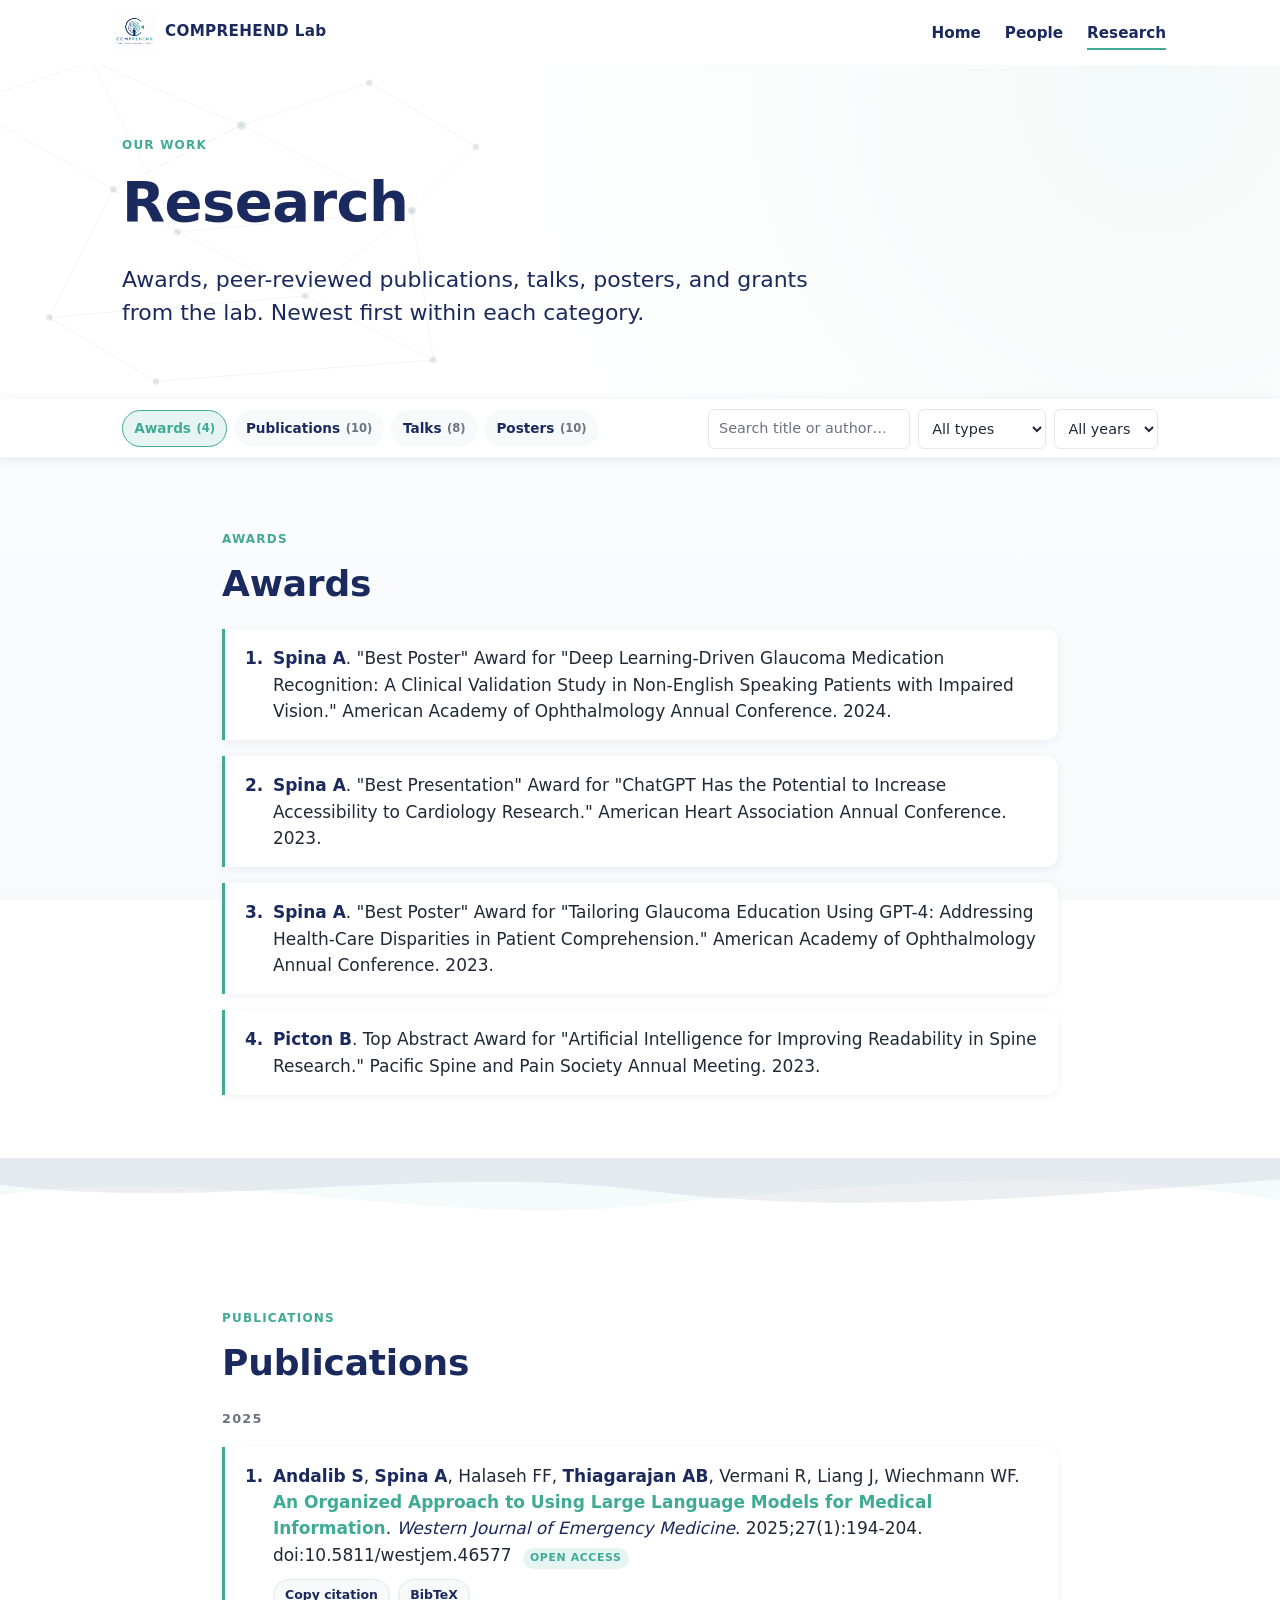
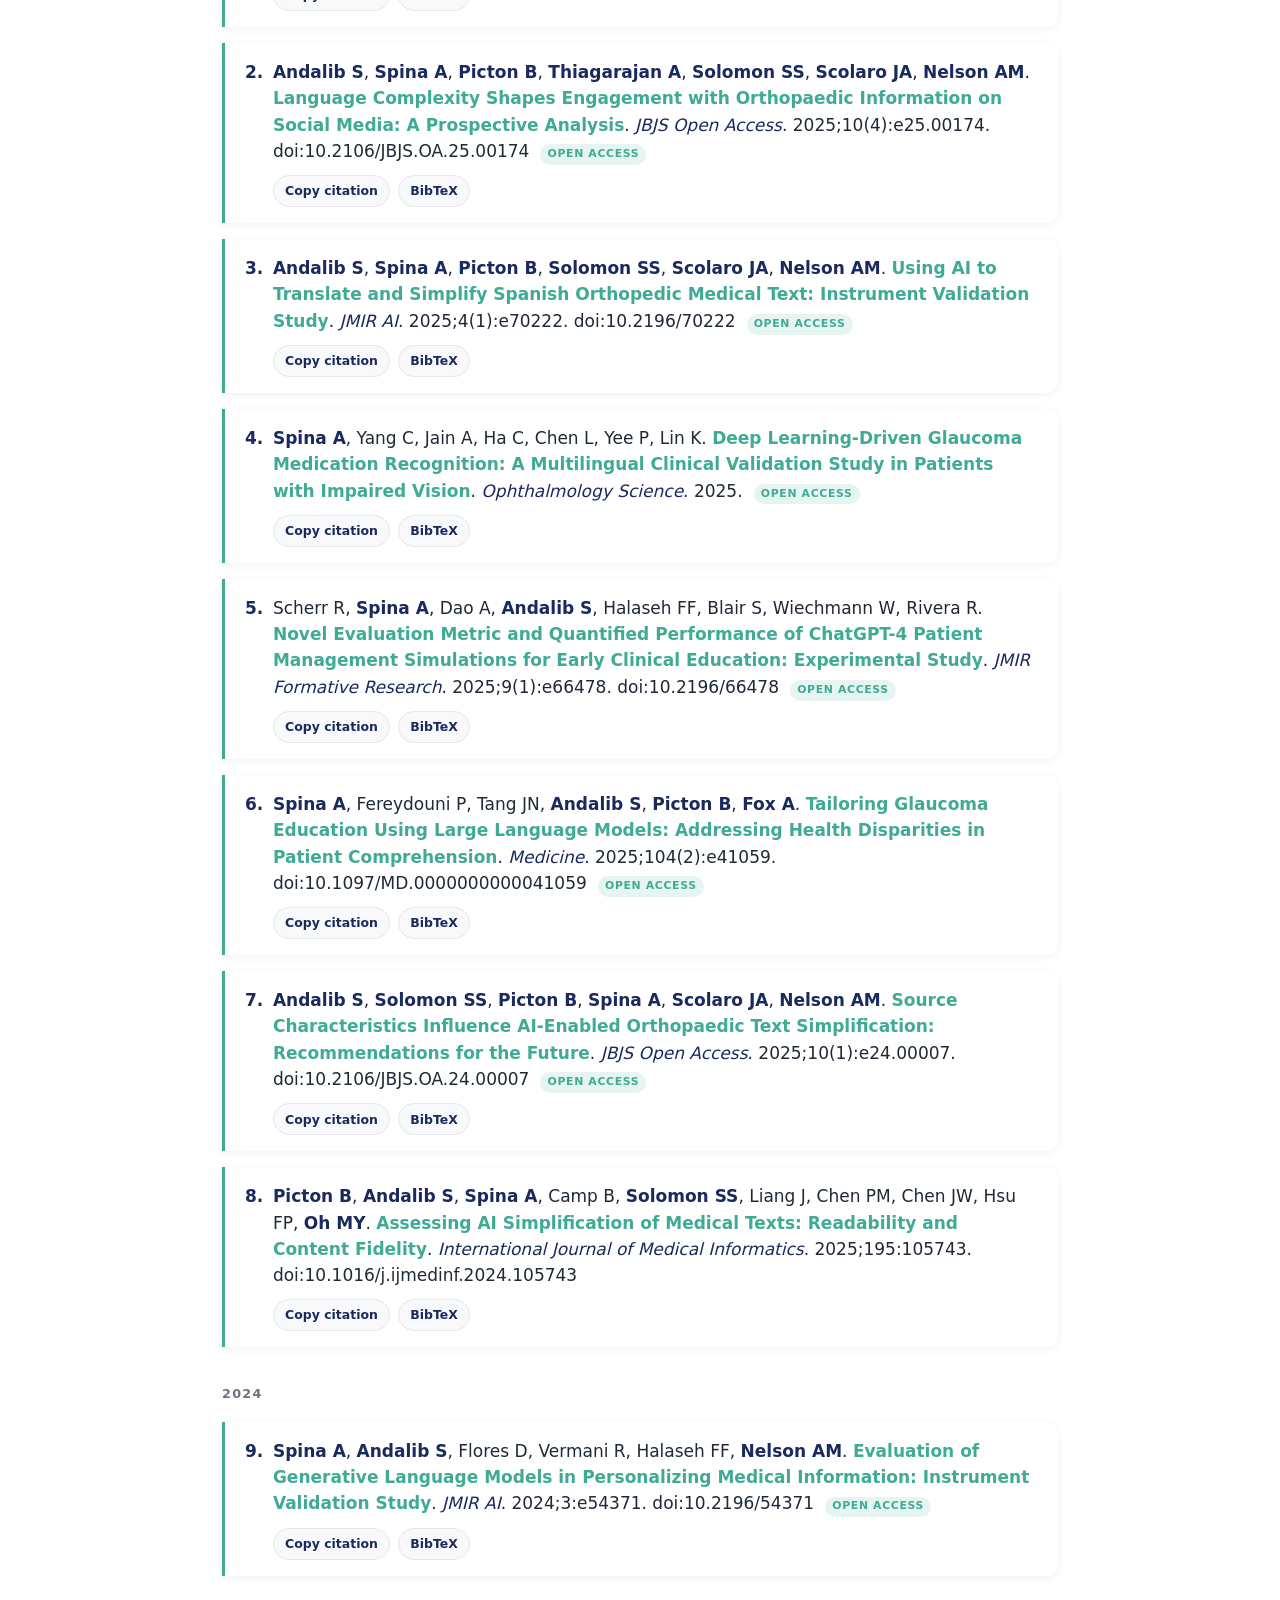
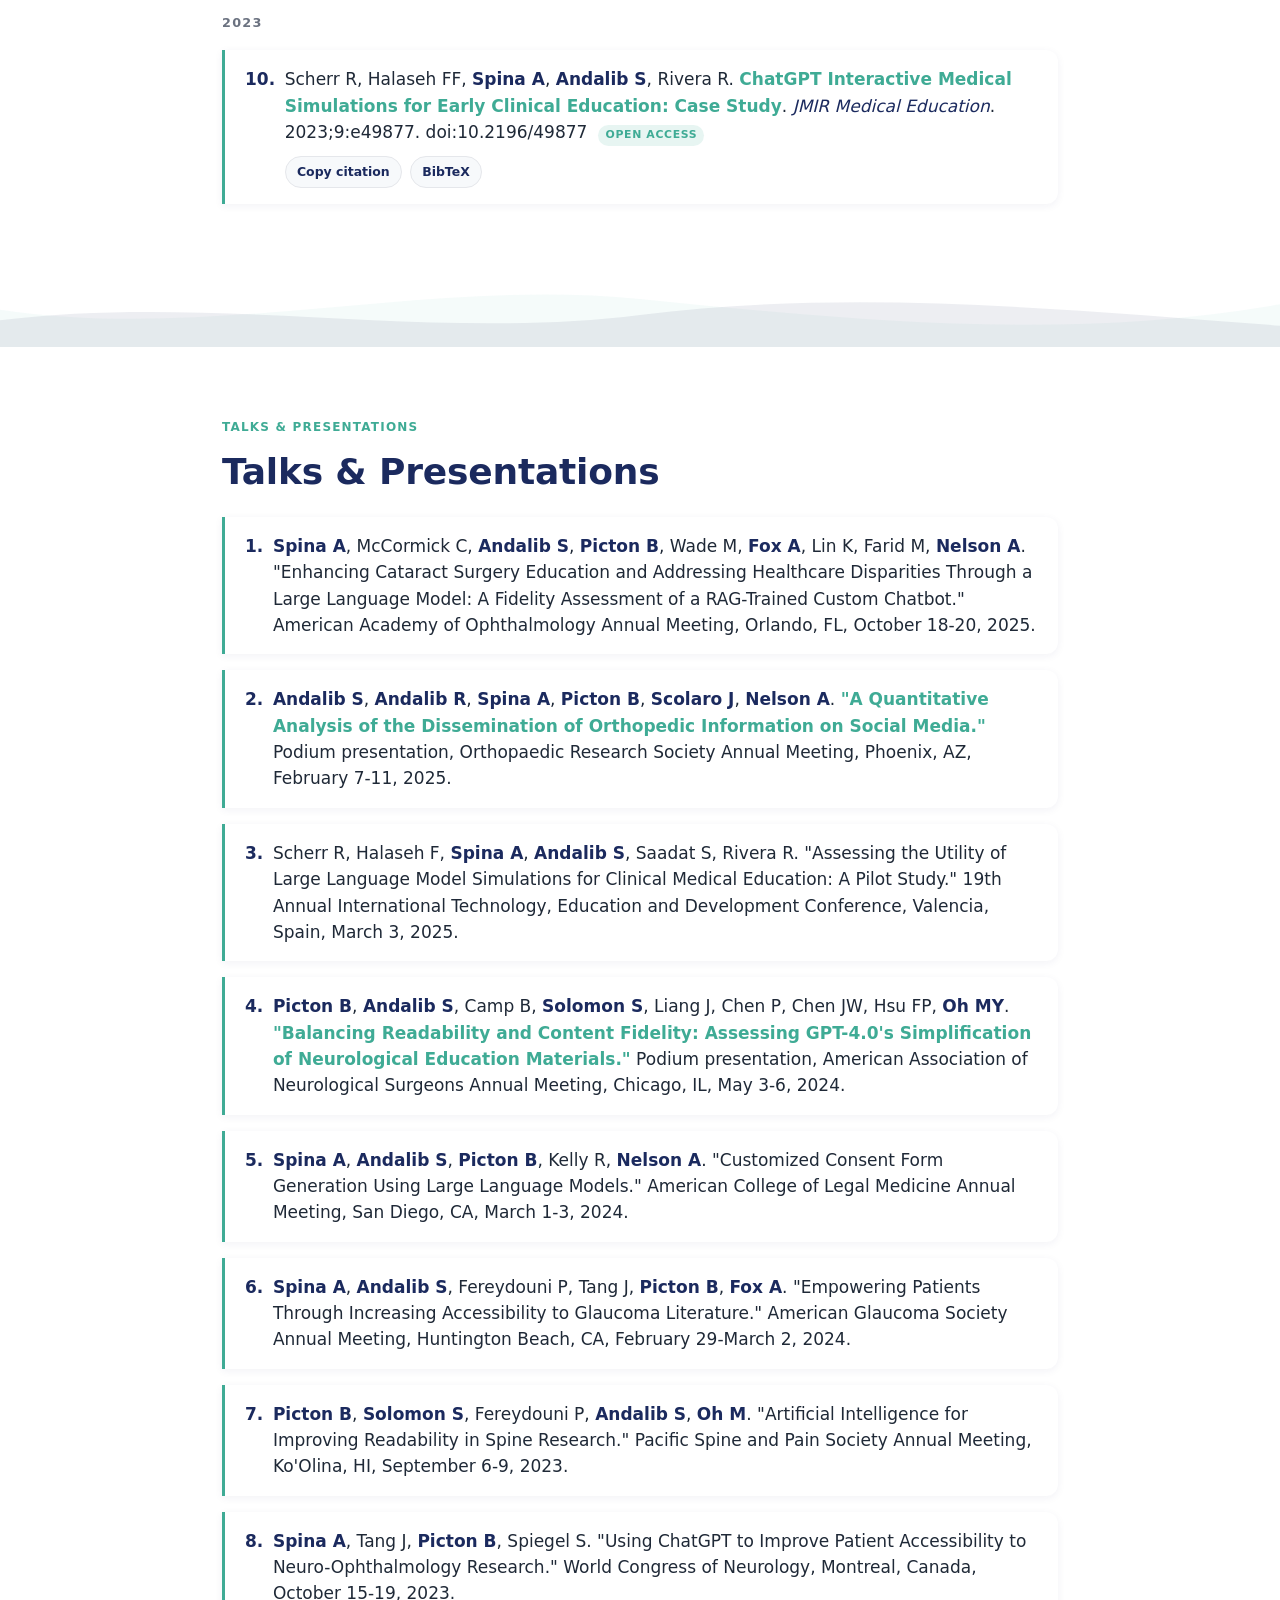
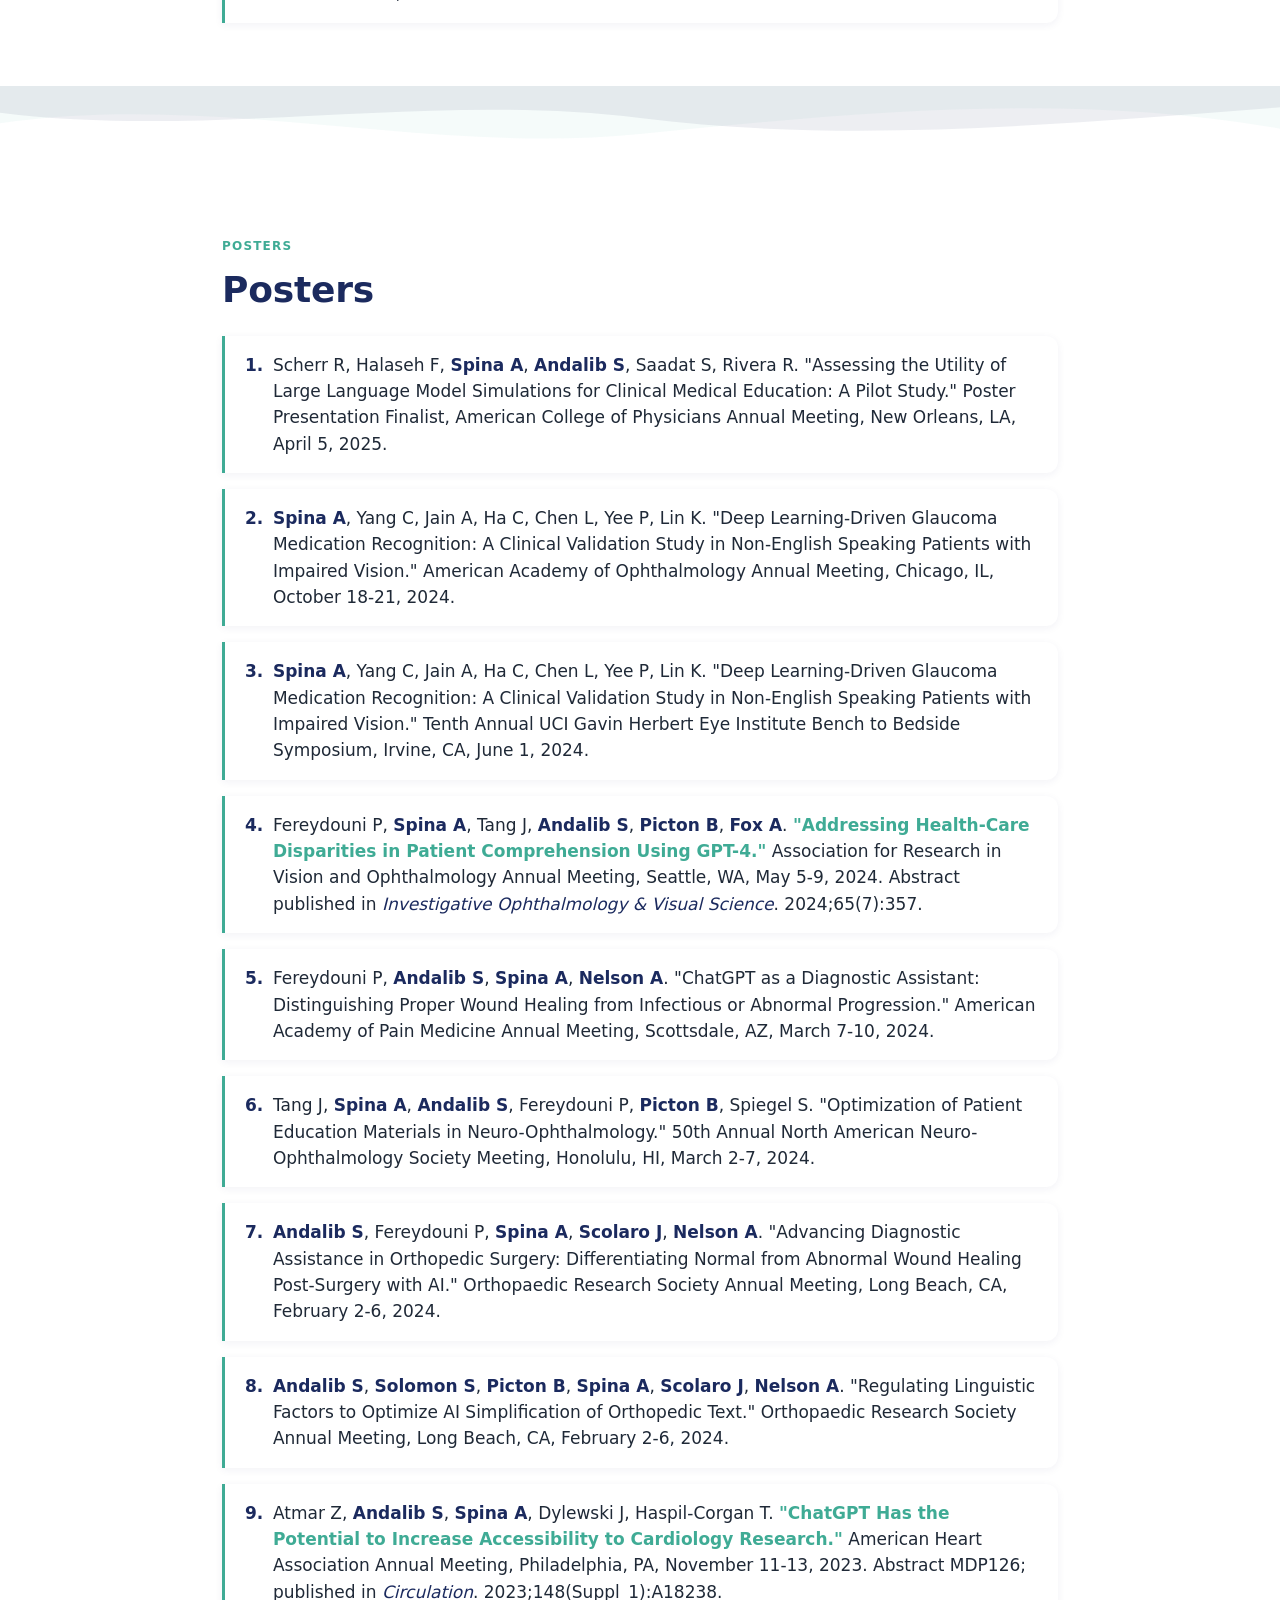
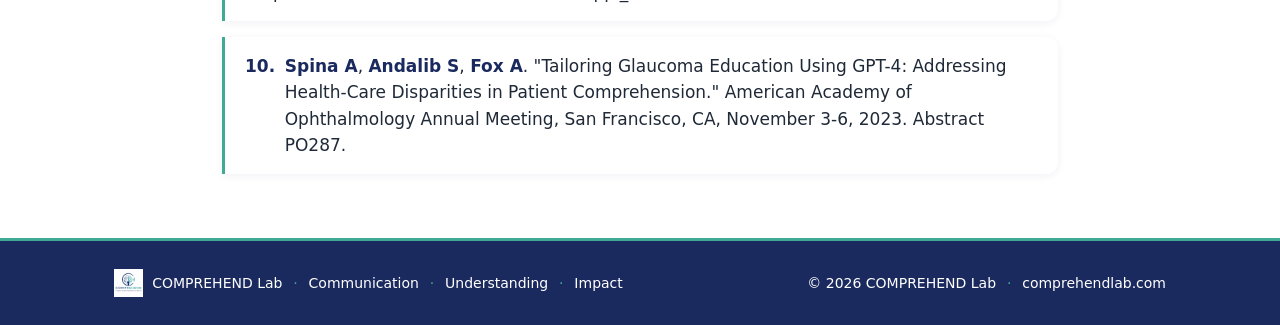
<file: research.html>
<!DOCTYPE html>
<html lang="en">
<head>
  <meta charset="UTF-8">
  <meta name="viewport" content="width=device-width, initial-scale=1">
  <title>Research — COMPREHEND Lab</title>
  <meta name="description" content="Publications, talks, posters, grants, and awards from the COMPREHEND Lab.">
  <link rel="canonical" href="https://comprehendlab.com/research.html">
  <meta property="og:title" content="Research — COMPREHEND Lab">
  <meta property="og:description" content="Publications, talks, posters, grants, and awards from the COMPREHEND Lab.">
  <meta property="og:image" content="https://comprehendlab.com/assets/banner.png">
  <meta property="og:url" content="https://comprehendlab.com/research.html">
  <meta property="og:type" content="website">
  <link rel="icon" type="image/png" href="assets/logo.png">
  <link rel="stylesheet" href="css/styles.css">
</head>
<body>
  <header class="site-nav" role="banner">
    <div class="nav-inner">
      <a class="brand-link" href="index.html" aria-label="COMPREHEND Lab home">
        <img src="assets/logo.png" alt="COMPREHEND Lab">
        <span class="brand-text">COMPREHEND Lab</span>
      </a>
      <button class="nav-toggle" type="button" aria-label="Open menu" aria-controls="primary-nav" aria-expanded="false">
        <svg width="24" height="24" viewBox="0 0 24 24" fill="none" aria-hidden="true">
          <path d="M4 7h16M4 12h16M4 17h16" stroke="currentColor" stroke-width="2" stroke-linecap="round"/>
        </svg>
      </button>
      <nav aria-label="Primary">
        <ul class="nav-links" id="primary-nav">
          <li><a href="index.html">Home</a></li>
          <li><a href="people.html">People</a></li>
          <li><a href="research.html" aria-current="page">Research</a></li>
        </ul>
      </nav>
    </div>
  </header>

  <main>
    <!-- ============================================================
         PAGE HEADER
         ============================================================ -->
    <section class="page-header" aria-labelledby="research-heading">
      <div class="container">
        <span class="eyebrow">Our Work</span>
        <h1 id="research-heading">Research</h1>
        <p class="lead">Awards, peer-reviewed publications, talks, posters, and grants from the lab. Newest first within each category.</p>
      </div>
    </section>

    <!-- ============================================================
         STICKY TOOLBAR — section jumps + filters
         Counts in the chips are filled by js/main.js from the DOM.
         ============================================================ -->
    <nav class="research-toolbar" aria-label="Research sections and filters">
      <div class="container toolbar-inner">
        <ul class="section-jump">
          <li><a class="jump-link" href="#awards" data-jump="awards">Awards <span class="chip-count" data-count-for="award"></span></a></li>
          <li><a class="jump-link" href="#publications" data-jump="publications">Publications <span class="chip-count" data-count-for="publication"></span></a></li>
          <li><a class="jump-link" href="#talks" data-jump="talks">Talks <span class="chip-count" data-count-for="talk"></span></a></li>
          <li><a class="jump-link" href="#posters" data-jump="posters">Posters <span class="chip-count" data-count-for="poster"></span></a></li>
        </ul>
        <div class="research-filters" role="search">
          <label class="sr-only" for="research-search">Search by title or author</label>
          <input type="search" id="research-search" class="filter-input" placeholder="Search title or author…" autocomplete="off">
          <label class="sr-only" for="type-filter">Filter by type</label>
          <select id="type-filter" class="filter-select" aria-label="Filter by type">
            <option value="">All types</option>
            <option value="award">Awards</option>
            <option value="publication">Publications</option>
            <option value="talk">Talks</option>
            <option value="poster">Posters</option>
          </select>
          <label class="sr-only" for="year-filter">Filter by year</label>
          <select id="year-filter" class="filter-select" aria-label="Filter by year">
            <option value="">All years</option>
          </select>
          <button type="button" class="clear-filters" id="clear-filters" hidden>Clear</button>
        </div>
      </div>
    </nav>

    <p class="no-results container" id="no-results" hidden>
      No entries match your filters. <button type="button" class="link-btn" data-clear>Clear filters</button>
    </p>

    <!-- ============================================================
         AWARDS

         AWARD ENTRY FORMAT:
         Recipient (bold lab members). "Award Name." Granting body. Year.
         ============================================================ -->
    <section class="research-section" id="awards" data-section="award" aria-labelledby="awards-heading">
      <div class="container">
        <span class="eyebrow">Awards</span>
        <h2 id="awards-heading">Awards</h2>
        <ul class="research-list">

          <li class="research-item" data-type="award" data-year="2024">
            <div class="item-body"><strong>Spina A</strong>. "Best Poster" Award for "Deep Learning-Driven Glaucoma Medication Recognition: A Clinical Validation Study in Non-English Speaking Patients with Impaired Vision." American Academy of Ophthalmology Annual Conference. 2024.</div>
          </li>

          <li class="research-item" data-type="award" data-year="2023">
            <div class="item-body"><strong>Spina A</strong>. "Best Presentation" Award for "ChatGPT Has the Potential to Increase Accessibility to Cardiology Research." American Heart Association Annual Conference. 2023.</div>
          </li>

          <li class="research-item" data-type="award" data-year="2023">
            <div class="item-body"><strong>Spina A</strong>. "Best Poster" Award for "Tailoring Glaucoma Education Using GPT-4: Addressing Health-Care Disparities in Patient Comprehension." American Academy of Ophthalmology Annual Conference. 2023.</div>
          </li>

          <li class="research-item" data-type="award" data-year="2023">
            <div class="item-body"><strong>Picton B</strong>. Top Abstract Award for "Artificial Intelligence for Improving Readability in Spine Research." Pacific Spine and Pain Society Annual Meeting. 2023.</div>
          </li>

        </ul>
      </div>
    </section>

    <div class="wave-divider flip" aria-hidden="true"></div>

    <!-- ============================================================
         PUBLICATIONS

         PUBLICATION ENTRY FORMAT:
         Authors (bold any COMPREHEND lab members).
         Title (linked to PubMed/DOI).
         Journal (italicized). Year;Volume:Pages. doi:DOI

         Each <li> carries data-* attributes that feed the Copy
         citation and BibTeX buttons. Keep them in sync with the
         visible text. Add an <span class="oa-badge">Open access</span>
         inside .item-body when the article is free to read.
         Newest entry on top; group under the right year subheading.
         ============================================================ -->
    <section class="research-section" id="publications" data-section="publication" aria-labelledby="pubs-heading">
      <div class="container">
        <span class="eyebrow">Publications</span>
        <h2 id="pubs-heading">Publications</h2>
        <ul class="research-list">

          <li class="year-head">2025</li>

          <li class="research-item" data-type="publication" data-year="2025"
              data-authors="Andalib S, Spina A, Halaseh FF, Thiagarajan AB, Vermani R, Liang J, Wiechmann WF"
              data-title="An Organized Approach to Using Large Language Models for Medical Information"
              data-journal="Western Journal of Emergency Medicine"
              data-volume="27(1)" data-pages="194-204" data-doi="10.5811/westjem.46577">
            <div class="item-body">
              <strong>Andalib S</strong>, <strong>Spina A</strong>, Halaseh FF, <strong>Thiagarajan AB</strong>, Vermani R, Liang J, Wiechmann WF.
              <a href="https://doi.org/10.5811/westjem.46577" target="_blank" rel="noopener">An Organized Approach to Using Large Language Models for Medical Information</a>.
              <em>Western Journal of Emergency Medicine</em>. 2025;27(1):194-204. doi:10.5811/westjem.46577
              <span class="oa-badge" title="Free full text">Open access</span>
            </div>
            <div class="item-actions">
              <button type="button" class="cite-btn" data-cite="copy">Copy citation</button>
              <button type="button" class="cite-btn" data-cite="bibtex">BibTeX</button>
            </div>
          </li>

          <li class="research-item" data-type="publication" data-year="2025"
              data-authors="Andalib S, Spina A, Picton B, Thiagarajan A, Solomon SS, Scolaro JA, Nelson AM"
              data-title="Language Complexity Shapes Engagement with Orthopaedic Information on Social Media: A Prospective Analysis"
              data-journal="JBJS Open Access"
              data-volume="10(4)" data-pages="e25.00174" data-doi="10.2106/JBJS.OA.25.00174">
            <div class="item-body">
              <strong>Andalib S</strong>, <strong>Spina A</strong>, <strong>Picton B</strong>, <strong>Thiagarajan A</strong>, <strong>Solomon SS</strong>, <strong>Scolaro JA</strong>, <strong>Nelson AM</strong>.
              <a href="https://doi.org/10.2106/JBJS.OA.25.00174" target="_blank" rel="noopener">Language Complexity Shapes Engagement with Orthopaedic Information on Social Media: A Prospective Analysis</a>.
              <em>JBJS Open Access</em>. 2025;10(4):e25.00174. doi:10.2106/JBJS.OA.25.00174
              <span class="oa-badge" title="Free full text">Open access</span>
            </div>
            <div class="item-actions">
              <button type="button" class="cite-btn" data-cite="copy">Copy citation</button>
              <button type="button" class="cite-btn" data-cite="bibtex">BibTeX</button>
            </div>
          </li>

          <li class="research-item" data-type="publication" data-year="2025"
              data-authors="Andalib S, Spina A, Picton B, Solomon SS, Scolaro JA, Nelson AM"
              data-title="Using AI to Translate and Simplify Spanish Orthopedic Medical Text: Instrument Validation Study"
              data-journal="JMIR AI"
              data-volume="4(1)" data-pages="e70222" data-doi="10.2196/70222">
            <div class="item-body">
              <strong>Andalib S</strong>, <strong>Spina A</strong>, <strong>Picton B</strong>, <strong>Solomon SS</strong>, <strong>Scolaro JA</strong>, <strong>Nelson AM</strong>.
              <a href="https://doi.org/10.2196/70222" target="_blank" rel="noopener">Using AI to Translate and Simplify Spanish Orthopedic Medical Text: Instrument Validation Study</a>.
              <em>JMIR AI</em>. 2025;4(1):e70222. doi:10.2196/70222
              <span class="oa-badge" title="Free full text">Open access</span>
            </div>
            <div class="item-actions">
              <button type="button" class="cite-btn" data-cite="copy">Copy citation</button>
              <button type="button" class="cite-btn" data-cite="bibtex">BibTeX</button>
            </div>
          </li>

          <li class="research-item" data-type="publication" data-year="2025"
              data-authors="Spina A, Yang C, Jain A, Ha C, Chen L, Yee P, Lin K"
              data-title="Deep Learning-Driven Glaucoma Medication Recognition: A Multilingual Clinical Validation Study in Patients with Impaired Vision"
              data-journal="Ophthalmology Science"
              data-url="https://www.ophthalmologyscience.org/article/S2666-9145(25)00056-9/fulltext">
            <div class="item-body">
              <strong>Spina A</strong>, Yang C, Jain A, Ha C, Chen L, Yee P, Lin K.
              <a href="https://www.ophthalmologyscience.org/article/S2666-9145(25)00056-9/fulltext" target="_blank" rel="noopener">Deep Learning-Driven Glaucoma Medication Recognition: A Multilingual Clinical Validation Study in Patients with Impaired Vision</a>.
              <em>Ophthalmology Science</em>. 2025.
              <span class="oa-badge" title="Free full text">Open access</span>
            </div>
            <div class="item-actions">
              <button type="button" class="cite-btn" data-cite="copy">Copy citation</button>
              <button type="button" class="cite-btn" data-cite="bibtex">BibTeX</button>
            </div>
          </li>

          <li class="research-item" data-type="publication" data-year="2025"
              data-authors="Scherr R, Spina A, Dao A, Andalib S, Halaseh FF, Blair S, Wiechmann W, Rivera R"
              data-title="Novel Evaluation Metric and Quantified Performance of ChatGPT-4 Patient Management Simulations for Early Clinical Education: Experimental Study"
              data-journal="JMIR Formative Research"
              data-volume="9(1)" data-pages="e66478" data-doi="10.2196/66478">
            <div class="item-body">
              Scherr R, <strong>Spina A</strong>, Dao A, <strong>Andalib S</strong>, Halaseh FF, Blair S, Wiechmann W, Rivera R.
              <a href="https://doi.org/10.2196/66478" target="_blank" rel="noopener">Novel Evaluation Metric and Quantified Performance of ChatGPT-4 Patient Management Simulations for Early Clinical Education: Experimental Study</a>.
              <em>JMIR Formative Research</em>. 2025;9(1):e66478. doi:10.2196/66478
              <span class="oa-badge" title="Free full text">Open access</span>
            </div>
            <div class="item-actions">
              <button type="button" class="cite-btn" data-cite="copy">Copy citation</button>
              <button type="button" class="cite-btn" data-cite="bibtex">BibTeX</button>
            </div>
          </li>

          <li class="research-item" data-type="publication" data-year="2025"
              data-authors="Spina A, Fereydouni P, Tang JN, Andalib S, Picton B, Fox A"
              data-title="Tailoring Glaucoma Education Using Large Language Models: Addressing Health Disparities in Patient Comprehension"
              data-journal="Medicine"
              data-volume="104(2)" data-pages="e41059" data-doi="10.1097/MD.0000000000041059">
            <div class="item-body">
              <strong>Spina A</strong>, Fereydouni P, Tang JN, <strong>Andalib S</strong>, <strong>Picton B</strong>, <strong>Fox A</strong>.
              <a href="https://doi.org/10.1097/MD.0000000000041059" target="_blank" rel="noopener">Tailoring Glaucoma Education Using Large Language Models: Addressing Health Disparities in Patient Comprehension</a>.
              <em>Medicine</em>. 2025;104(2):e41059. doi:10.1097/MD.0000000000041059
              <span class="oa-badge" title="Free full text">Open access</span>
            </div>
            <div class="item-actions">
              <button type="button" class="cite-btn" data-cite="copy">Copy citation</button>
              <button type="button" class="cite-btn" data-cite="bibtex">BibTeX</button>
            </div>
          </li>

          <li class="research-item" data-type="publication" data-year="2025"
              data-authors="Andalib S, Solomon SS, Picton B, Spina A, Scolaro JA, Nelson AM"
              data-title="Source Characteristics Influence AI-Enabled Orthopaedic Text Simplification: Recommendations for the Future"
              data-journal="JBJS Open Access"
              data-volume="10(1)" data-pages="e24.00007" data-doi="10.2106/JBJS.OA.24.00007">
            <div class="item-body">
              <strong>Andalib S</strong>, <strong>Solomon SS</strong>, <strong>Picton B</strong>, <strong>Spina A</strong>, <strong>Scolaro JA</strong>, <strong>Nelson AM</strong>.
              <a href="https://doi.org/10.2106/JBJS.OA.24.00007" target="_blank" rel="noopener">Source Characteristics Influence AI-Enabled Orthopaedic Text Simplification: Recommendations for the Future</a>.
              <em>JBJS Open Access</em>. 2025;10(1):e24.00007. doi:10.2106/JBJS.OA.24.00007
              <span class="oa-badge" title="Free full text">Open access</span>
            </div>
            <div class="item-actions">
              <button type="button" class="cite-btn" data-cite="copy">Copy citation</button>
              <button type="button" class="cite-btn" data-cite="bibtex">BibTeX</button>
            </div>
          </li>

          <li class="research-item" data-type="publication" data-year="2025"
              data-authors="Picton B, Andalib S, Spina A, Camp B, Solomon SS, Liang J, Chen PM, Chen JW, Hsu FP, Oh MY"
              data-title="Assessing AI Simplification of Medical Texts: Readability and Content Fidelity"
              data-journal="International Journal of Medical Informatics"
              data-volume="195" data-pages="105743" data-doi="10.1016/j.ijmedinf.2024.105743">
            <div class="item-body">
              <strong>Picton B</strong>, <strong>Andalib S</strong>, <strong>Spina A</strong>, Camp B, <strong>Solomon SS</strong>, Liang J, Chen PM, Chen JW, Hsu FP, <strong>Oh MY</strong>.
              <a href="https://doi.org/10.1016/j.ijmedinf.2024.105743" target="_blank" rel="noopener">Assessing AI Simplification of Medical Texts: Readability and Content Fidelity</a>.
              <em>International Journal of Medical Informatics</em>. 2025;195:105743. doi:10.1016/j.ijmedinf.2024.105743
            </div>
            <div class="item-actions">
              <button type="button" class="cite-btn" data-cite="copy">Copy citation</button>
              <button type="button" class="cite-btn" data-cite="bibtex">BibTeX</button>
            </div>
          </li>

          <li class="year-head">2024</li>

          <li class="research-item" data-type="publication" data-year="2024"
              data-authors="Spina A, Andalib S, Flores D, Vermani R, Halaseh FF, Nelson AM"
              data-title="Evaluation of Generative Language Models in Personalizing Medical Information: Instrument Validation Study"
              data-journal="JMIR AI"
              data-volume="3" data-pages="e54371" data-doi="10.2196/54371">
            <div class="item-body">
              <strong>Spina A</strong>, <strong>Andalib S</strong>, Flores D, Vermani R, Halaseh FF, <strong>Nelson AM</strong>.
              <a href="https://www.ncbi.nlm.nih.gov/pubmed/39137416" target="_blank" rel="noopener">Evaluation of Generative Language Models in Personalizing Medical Information: Instrument Validation Study</a>.
              <em>JMIR AI</em>. 2024;3:e54371. doi:10.2196/54371
              <span class="oa-badge" title="Free full text">Open access</span>
            </div>
            <div class="item-actions">
              <button type="button" class="cite-btn" data-cite="copy">Copy citation</button>
              <button type="button" class="cite-btn" data-cite="bibtex">BibTeX</button>
            </div>
          </li>

          <li class="year-head">2023</li>

          <li class="research-item" data-type="publication" data-year="2023"
              data-authors="Scherr R, Halaseh FF, Spina A, Andalib S, Rivera R"
              data-title="ChatGPT Interactive Medical Simulations for Early Clinical Education: Case Study"
              data-journal="JMIR Medical Education"
              data-volume="9" data-pages="e49877" data-doi="10.2196/49877">
            <div class="item-body">
              Scherr R, Halaseh FF, <strong>Spina A</strong>, <strong>Andalib S</strong>, Rivera R.
              <a href="https://doi.org/10.2196/49877" target="_blank" rel="noopener">ChatGPT Interactive Medical Simulations for Early Clinical Education: Case Study</a>.
              <em>JMIR Medical Education</em>. 2023;9:e49877. doi:10.2196/49877
              <span class="oa-badge" title="Free full text">Open access</span>
            </div>
            <div class="item-actions">
              <button type="button" class="cite-btn" data-cite="copy">Copy citation</button>
              <button type="button" class="cite-btn" data-cite="bibtex">BibTeX</button>
            </div>
          </li>

        </ul>
      </div>
    </section>

    <div class="wave-divider" aria-hidden="true"></div>

    <!-- ============================================================
         TALKS & PRESENTATIONS

         TALK ENTRY FORMAT:
         Presenter(s) (bold lab members). "Talk Title."
         Venue / Conference, City, Date.
         ============================================================ -->
    <section class="research-section" id="talks" data-section="talk" aria-labelledby="talks-heading">
      <div class="container">
        <span class="eyebrow">Talks &amp; Presentations</span>
        <h2 id="talks-heading">Talks &amp; Presentations</h2>
        <ul class="research-list">

          <li class="research-item" data-type="talk" data-year="2025">
            <div class="item-body"><strong>Spina A</strong>, McCormick C, <strong>Andalib S</strong>, <strong>Picton B</strong>, Wade M, <strong>Fox A</strong>, Lin K, Farid M, <strong>Nelson A</strong>. "Enhancing Cataract Surgery Education and Addressing Healthcare Disparities Through a Large Language Model: A Fidelity Assessment of a RAG-Trained Custom Chatbot." American Academy of Ophthalmology Annual Meeting, Orlando, FL, October 18-20, 2025.</div>
          </li>

          <li class="research-item" data-type="talk" data-year="2025">
            <div class="item-body"><strong>Andalib S</strong>, <strong>Andalib R</strong>, <strong>Spina A</strong>, <strong>Picton B</strong>, <strong>Scolaro J</strong>, <strong>Nelson A</strong>. <a href="https://www.ors.org/wp-content/uploads/AM25/126.pdf" target="_blank" rel="noopener">"A Quantitative Analysis of the Dissemination of Orthopedic Information on Social Media."</a> Podium presentation, Orthopaedic Research Society Annual Meeting, Phoenix, AZ, February 7-11, 2025.</div>
          </li>

          <li class="research-item" data-type="talk" data-year="2025">
            <div class="item-body">Scherr R, Halaseh F, <strong>Spina A</strong>, <strong>Andalib S</strong>, Saadat S, Rivera R. "Assessing the Utility of Large Language Model Simulations for Clinical Medical Education: A Pilot Study." 19th Annual International Technology, Education and Development Conference, Valencia, Spain, March 3, 2025.</div>
          </li>

          <li class="research-item" data-type="talk" data-year="2024">
            <div class="item-body"><strong>Picton B</strong>, <strong>Andalib S</strong>, Camp B, <strong>Solomon S</strong>, Liang J, Chen P, Chen JW, Hsu FP, <strong>Oh MY</strong>. <a href="https://aans2024.eventscribe.net/fsPopup.asp?PresentationID=1396083&amp;mode=presInfo" target="_blank" rel="noopener">"Balancing Readability and Content Fidelity: Assessing GPT-4.0's Simplification of Neurological Education Materials."</a> Podium presentation, American Association of Neurological Surgeons Annual Meeting, Chicago, IL, May 3-6, 2024.</div>
          </li>

          <li class="research-item" data-type="talk" data-year="2024">
            <div class="item-body"><strong>Spina A</strong>, <strong>Andalib S</strong>, <strong>Picton B</strong>, Kelly R, <strong>Nelson A</strong>. "Customized Consent Form Generation Using Large Language Models." American College of Legal Medicine Annual Meeting, San Diego, CA, March 1-3, 2024.</div>
          </li>

          <li class="research-item" data-type="talk" data-year="2024">
            <div class="item-body"><strong>Spina A</strong>, <strong>Andalib S</strong>, Fereydouni P, Tang J, <strong>Picton B</strong>, <strong>Fox A</strong>. "Empowering Patients Through Increasing Accessibility to Glaucoma Literature." American Glaucoma Society Annual Meeting, Huntington Beach, CA, February 29-March 2, 2024.</div>
          </li>

          <li class="research-item" data-type="talk" data-year="2023">
            <div class="item-body"><strong>Picton B</strong>, <strong>Solomon S</strong>, Fereydouni P, <strong>Andalib S</strong>, <strong>Oh M</strong>. "Artificial Intelligence for Improving Readability in Spine Research." Pacific Spine and Pain Society Annual Meeting, Ko'Olina, HI, September 6-9, 2023.</div>
          </li>

          <li class="research-item" data-type="talk" data-year="2023">
            <div class="item-body"><strong>Spina A</strong>, Tang J, <strong>Picton B</strong>, Spiegel S. "Using ChatGPT to Improve Patient Accessibility to Neuro-Ophthalmology Research." World Congress of Neurology, Montreal, Canada, October 15-19, 2023.</div>
          </li>

        </ul>
      </div>
    </section>

    <div class="wave-divider flip" aria-hidden="true"></div>

    <!-- ============================================================
         POSTERS

         POSTER ENTRY FORMAT:
         Authors (bold lab members). "Poster Title."
         Conference / venue, City, Date.
         ============================================================ -->
    <section class="research-section" id="posters" data-section="poster" aria-labelledby="posters-heading">
      <div class="container">
        <span class="eyebrow">Posters</span>
        <h2 id="posters-heading">Posters</h2>
        <ul class="research-list">

          <li class="research-item" data-type="poster" data-year="2025">
            <div class="item-body">Scherr R, Halaseh F, <strong>Spina A</strong>, <strong>Andalib S</strong>, Saadat S, Rivera R. "Assessing the Utility of Large Language Model Simulations for Clinical Medical Education: A Pilot Study." Poster Presentation Finalist, American College of Physicians Annual Meeting, New Orleans, LA, April 5, 2025.</div>
          </li>

          <li class="research-item" data-type="poster" data-year="2024">
            <div class="item-body"><strong>Spina A</strong>, Yang C, Jain A, Ha C, Chen L, Yee P, Lin K. "Deep Learning-Driven Glaucoma Medication Recognition: A Clinical Validation Study in Non-English Speaking Patients with Impaired Vision." American Academy of Ophthalmology Annual Meeting, Chicago, IL, October 18-21, 2024.</div>
          </li>

          <li class="research-item" data-type="poster" data-year="2024">
            <div class="item-body"><strong>Spina A</strong>, Yang C, Jain A, Ha C, Chen L, Yee P, Lin K. "Deep Learning-Driven Glaucoma Medication Recognition: A Clinical Validation Study in Non-English Speaking Patients with Impaired Vision." Tenth Annual UCI Gavin Herbert Eye Institute Bench to Bedside Symposium, Irvine, CA, June 1, 2024.</div>
          </li>

          <li class="research-item" data-type="poster" data-year="2024">
            <div class="item-body">Fereydouni P, <strong>Spina A</strong>, Tang J, <strong>Andalib S</strong>, <strong>Picton B</strong>, <strong>Fox A</strong>. <a href="https://iovs.arvojournals.org/article.aspx?articleid=2795738" target="_blank" rel="noopener">"Addressing Health-Care Disparities in Patient Comprehension Using GPT-4."</a> Association for Research in Vision and Ophthalmology Annual Meeting, Seattle, WA, May 5-9, 2024. Abstract published in <em>Investigative Ophthalmology &amp; Visual Science</em>. 2024;65(7):357.</div>
          </li>

          <li class="research-item" data-type="poster" data-year="2024">
            <div class="item-body">Fereydouni P, <strong>Andalib S</strong>, <strong>Spina A</strong>, <strong>Nelson A</strong>. "ChatGPT as a Diagnostic Assistant: Distinguishing Proper Wound Healing from Infectious or Abnormal Progression." American Academy of Pain Medicine Annual Meeting, Scottsdale, AZ, March 7-10, 2024.</div>
          </li>

          <li class="research-item" data-type="poster" data-year="2024">
            <div class="item-body">Tang J, <strong>Spina A</strong>, <strong>Andalib S</strong>, Fereydouni P, <strong>Picton B</strong>, Spiegel S. "Optimization of Patient Education Materials in Neuro-Ophthalmology." 50th Annual North American Neuro-Ophthalmology Society Meeting, Honolulu, HI, March 2-7, 2024.</div>
          </li>

          <li class="research-item" data-type="poster" data-year="2024">
            <div class="item-body"><strong>Andalib S</strong>, Fereydouni P, <strong>Spina A</strong>, <strong>Scolaro J</strong>, <strong>Nelson A</strong>. "Advancing Diagnostic Assistance in Orthopedic Surgery: Differentiating Normal from Abnormal Wound Healing Post-Surgery with AI." Orthopaedic Research Society Annual Meeting, Long Beach, CA, February 2-6, 2024.</div>
          </li>

          <li class="research-item" data-type="poster" data-year="2024">
            <div class="item-body"><strong>Andalib S</strong>, <strong>Solomon S</strong>, <strong>Picton B</strong>, <strong>Spina A</strong>, <strong>Scolaro J</strong>, <strong>Nelson A</strong>. "Regulating Linguistic Factors to Optimize AI Simplification of Orthopedic Text." Orthopaedic Research Society Annual Meeting, Long Beach, CA, February 2-6, 2024.</div>
          </li>

          <li class="research-item" data-type="poster" data-year="2023">
            <div class="item-body">Atmar Z, <strong>Andalib S</strong>, <strong>Spina A</strong>, Dylewski J, Haspil-Corgan T. <a href="https://doi.org/10.1161/circ.148.suppl_1.18238" target="_blank" rel="noopener">"ChatGPT Has the Potential to Increase Accessibility to Cardiology Research."</a> American Heart Association Annual Meeting, Philadelphia, PA, November 11-13, 2023. Abstract MDP126; published in <em>Circulation</em>. 2023;148(Suppl_1):A18238.</div>
          </li>

          <li class="research-item" data-type="poster" data-year="2023">
            <div class="item-body"><strong>Spina A</strong>, <strong>Andalib S</strong>, <strong>Fox A</strong>. "Tailoring Glaucoma Education Using GPT-4: Addressing Health-Care Disparities in Patient Comprehension." American Academy of Ophthalmology Annual Meeting, San Francisco, CA, November 3-6, 2023. Abstract PO287.</div>
          </li>

        </ul>
      </div>
    </section>

    <!-- ============================================================
         GRANTS — hidden until the first real entry lands.
         To restore: uncomment the section below, add a "Grants"
         chip to .section-jump in the toolbar above, and add a
         <li class="research-item" data-type="grant" data-year="YYYY">
         per the format comment.

         GRANT ENTRY FORMAT:
         "Project Title." Funder / Mechanism. Role (PI / Co-I / etc.).
         Award amount (optional). Date range.

    <div class="wave-divider" aria-hidden="true"></div>
    <section class="research-section" id="grants" data-section="grant" aria-labelledby="grants-heading">
      <div class="container">
        <span class="eyebrow">Grants</span>
        <h2 id="grants-heading">Grants</h2>
        <ul class="research-list">
          <li class="research-item" data-type="grant" data-year="2026">
            <div class="item-body">First grant entry.</div>
          </li>
        </ul>
      </div>
    </section>
         ============================================================ -->
  </main>

  <footer class="site-footer">
    <div class="footer-inner">
      <div class="footer-brand">
        <img src="assets/logo.png" alt="" aria-hidden="true">
        <span>COMPREHEND Lab <span class="dot">·</span> Communication <span class="dot">·</span> Understanding <span class="dot">·</span> Impact</span>
      </div>
      <div>&copy; 2026 COMPREHEND Lab <span class="dot">·</span> <a href="https://comprehendlab.com">comprehendlab.com</a></div>
    </div>
  </footer>

  <script src="js/main.js"></script>
</body>
</html>
</file>
<file: css/styles.css>
/* ============================================================
   COMPREHEND Lab — Shared Stylesheet
   Brand-aligned. No frameworks, no build step.
   ============================================================ */

:root {
  /* Brand colors — fixed across light/dark */
  --navy: #1B2A5E;
  --teal: #3FAB95;
  --teal-soft: rgba(63, 171, 149, 0.12);

  /* Semantic, theme-aware tokens */
  --bg: #FFFFFF;
  --bg-grad-end: #F7F9FB;
  --surface: #FFFFFF;
  --surface-2: #F7F9FB;   /* tinted sections */
  --surface-alt: #FBFCFD; /* subtle fills */
  --text: #1F2937;
  --text-muted: #6B7280;
  --heading: #1B2A5E;
  --border: #E5E7EB;
  --on-dark: #FFFFFF;     /* text/elements that sit on the navy bands */
  --smoke: #78909C;
  --steel: #D9DEE5;

  /* Aliases kept so existing rules stay theme-aware */
  --ink: var(--text);
  --paper: var(--surface);
  --mist: var(--border);
  --gray: var(--text-muted);

  --shadow-card: 0 2px 8px rgba(27, 42, 94, 0.06);
  --shadow-card-hover: 0 8px 24px rgba(27, 42, 94, 0.12);
  --shadow-nav: 0 2px 12px rgba(27, 42, 94, 0.08);

  --radius-card: 12px;
  --radius-btn: 6px;

  --content-max: 1100px;

  /* Measured by js/main.js for sticky offsets on the research page */
  --nav-h: 60px;
  --toolbar-h: 64px;
}

@media (prefers-color-scheme: dark) {
  :root {
    --bg: #0E1525;
    --bg-grad-end: #0B1120;
    --surface: #162133;
    --surface-2: #121C2C;
    --surface-alt: #1A2740;
    --text: #D7DEEA;
    --text-muted: #9AA7BD;
    --heading: #EAF0FA;
    --border: #283650;
    --smoke: #8A9BB5;
    --shadow-card: 0 2px 8px rgba(0, 0, 0, 0.35);
    --shadow-card-hover: 0 10px 28px rgba(0, 0, 0, 0.5);
    --shadow-nav: 0 2px 12px rgba(0, 0, 0, 0.4);
  }
}

/* ---------- Reset / base ---------- */
*, *::before, *::after { box-sizing: border-box; }
html { scroll-behavior: smooth; }
body {
  margin: 0;
  font-family: system-ui, -apple-system, "Segoe UI", Roboto, sans-serif;
  font-size: 1rem;
  line-height: 1.65;
  color: var(--text);
  background: linear-gradient(180deg, var(--bg) 0%, var(--bg-grad-end) 100%);
  background-attachment: fixed;
  -webkit-font-smoothing: antialiased;
}
@media (min-width: 1024px) {
  body { font-size: 1.0625rem; }
}

img { max-width: 100%; height: auto; display: block; }
a { color: var(--teal); text-decoration: none; }
a:hover { text-decoration: underline; }

:focus-visible {
  outline: 2px solid var(--teal);
  outline-offset: 2px;
  border-radius: 2px;
}

@media (prefers-reduced-motion: reduce) {
  *, *::before, *::after {
    animation-duration: 0.001ms !important;
    transition-duration: 0.001ms !important;
  }
  html { scroll-behavior: auto; }
}

/* ---------- Layout helpers ---------- */
.container {
  max-width: var(--content-max);
  margin: 0 auto;
  padding: 0 1.5rem;
}
@media (min-width: 1024px) { .container { padding: 0 2rem; } }

main { display: block; }
section { padding: 5rem 0; position: relative; }
@media (min-width: 1024px) { section { padding: 7rem 0; } }

/* ---------- Typography ---------- */
h1, h2, h3, h4 { color: var(--heading); margin: 0 0 0.5em; line-height: 1.2; }
h1 { font-size: clamp(2rem, 5vw, 3.5rem); font-weight: 700; letter-spacing: -0.01em; }
h2 { font-size: clamp(1.5rem, 3vw, 2.25rem); font-weight: 700; letter-spacing: -0.005em; }
h3 { font-size: 1.25rem; font-weight: 700; }
p { margin: 0 0 1em; }

.eyebrow {
  display: inline-block;
  font-size: 0.75rem;
  font-weight: 700;
  letter-spacing: 0.1em;
  text-transform: uppercase;
  color: var(--teal);
  margin: 0 0 0.75rem;
}

.lead {
  font-size: clamp(1.125rem, 2vw, 1.375rem);
  color: var(--heading);
  font-weight: 500;
  line-height: 1.5;
}

.caption { font-size: 0.875rem; color: var(--text-muted); }

/* ---------- Navigation ---------- */
.site-nav {
  position: sticky;
  top: 0;
  z-index: 50;
  background: var(--surface);
  border-bottom: 1px solid transparent;
  transition: box-shadow 200ms ease, border-color 200ms ease;
}
.site-nav.is-scrolled {
  box-shadow: var(--shadow-nav);
  border-bottom-color: var(--border);
}
.nav-inner {
  display: flex;
  align-items: center;
  justify-content: space-between;
  padding: 0.75rem 1.5rem;
  max-width: var(--content-max);
  margin: 0 auto;
  gap: 1rem;
}
.brand-link {
  display: flex;
  align-items: center;
  gap: 0.625rem;
  color: var(--heading);
  font-weight: 700;
  letter-spacing: 0.02em;
}
.brand-link:hover { text-decoration: none; }
.brand-link img { height: 32px; width: auto; }
@media (min-width: 768px) { .brand-link img { height: 40px; } }
.brand-text { font-size: 0.95rem; }

.nav-toggle {
  appearance: none;
  background: transparent;
  border: 0;
  padding: 0.5rem;
  cursor: pointer;
  color: var(--heading);
  display: inline-flex;
  align-items: center;
  justify-content: center;
}
.nav-toggle svg { display: block; }
@media (min-width: 768px) { .nav-toggle { display: none; } }

.nav-links {
  list-style: none;
  margin: 0;
  padding: 0;
  display: none;
  gap: 1.5rem;
}
.nav-links.is-open {
  display: flex;
  flex-direction: column;
  position: absolute;
  left: 0;
  right: 0;
  top: 100%;
  background: var(--surface);
  padding: 1rem 1.5rem 1.25rem;
  border-bottom: 1px solid var(--border);
  box-shadow: var(--shadow-nav);
  gap: 0.75rem;
}
@media (min-width: 768px) {
  .nav-links {
    display: flex !important;
    flex-direction: row;
    position: static;
    background: transparent;
    padding: 0;
    box-shadow: none;
    border: 0;
  }
}
.nav-links a {
  color: var(--heading);
  font-weight: 600;
  font-size: 0.95rem;
  padding: 0.4rem 0;
  border-bottom: 2px solid transparent;
}
.nav-links a:hover { color: var(--teal); text-decoration: none; }
.nav-links a[aria-current="page"] {
  color: var(--heading);
  border-bottom-color: var(--teal);
}

/* ---------- Hero (typographic) ---------- */
.hero {
  position: relative;
  padding: 3.5rem 0 3rem;
  background: radial-gradient(circle at 20% 0%, rgba(63, 171, 149, 0.06), transparent 60%),
              radial-gradient(circle at 80% 10%, rgba(27, 42, 94, 0.05), transparent 55%),
              var(--bg);
  overflow: hidden;
}
@media (min-width: 1024px) { .hero { padding: 6rem 0 4rem; } }
.hero::before {
  content: "";
  position: absolute;
  inset: 0;
  background-image: url("../assets/network.svg");
  background-repeat: no-repeat;
  background-position: right -80px top -40px;
  background-size: 720px auto;
  opacity: 0.45;
  pointer-events: none;
}
.hero-content {
  position: relative;
  max-width: 840px;
}
.hero-title {
  font-size: clamp(2rem, 5.2vw, 3.5rem);
  margin: 0.25rem 0 1rem;
}
.hero-title .accent { color: var(--teal); }
.hero .lead { max-width: 680px; }
.hero-actions {
  display: flex;
  flex-wrap: wrap;
  gap: 0.875rem;
  margin-top: 1.75rem;
}

/* ---------- Page header (people / research) ---------- */
.page-header {
  position: relative;
  padding: 4rem 0 3rem;
  background: radial-gradient(circle at 90% 10%, rgba(63, 171, 149, 0.06), transparent 55%), var(--bg);
  overflow: hidden;
}
.page-header::before {
  content: "";
  position: absolute;
  inset: 0;
  background-image: url("../assets/network.svg");
  background-repeat: no-repeat;
  background-position: left -100px center;
  background-size: 640px auto;
  opacity: 0.4;
  pointer-events: none;
}
.page-header .container { position: relative; }
.page-header .lead { max-width: 720px; }

/* Network motif needs lightening to stay visible on dark surfaces */
@media (prefers-color-scheme: dark) {
  .hero::before, .page-header::before { filter: invert(1) brightness(1.5); opacity: 0.16; }
}

/* ---------- Wave divider ---------- */
.wave-divider {
  width: 100%;
  height: 80px;
  display: block;
  background: url("../assets/wave-divider.svg") no-repeat center bottom / cover;
  margin-top: -1px;
}
.wave-divider.flip { transform: scaleY(-1); }

/* ---------- Sections ---------- */
.section-mission { background: var(--bg); }
.section-mission .container { max-width: 780px; text-align: center; }
.section-mission p { color: var(--text); }

.section-study { background: var(--bg); }
.section-impact { background: var(--surface-2); }

.section-head { text-align: center; margin-bottom: 3rem; }
.section-head .lead { max-width: 720px; margin: 0.25rem auto 0; }

/* ---------- Stats strip (home) ---------- */
.section-stats { background: var(--surface-2); padding: 3.5rem 0; }
@media (min-width: 1024px) { .section-stats { padding: 4.5rem 0; } }
.stats-grid {
  list-style: none;
  margin: 0;
  padding: 0;
  display: grid;
  gap: 1.5rem;
  grid-template-columns: repeat(2, 1fr);
  text-align: center;
}
@media (min-width: 768px) { .stats-grid { grid-template-columns: repeat(4, 1fr); } }
.stat-num {
  display: block;
  font-size: clamp(2.25rem, 5vw, 3rem);
  font-weight: 700;
  color: var(--teal);
  line-height: 1;
}
.stat-label {
  display: block;
  margin-top: 0.5rem;
  color: var(--text-muted);
  font-size: 0.9rem;
  font-weight: 600;
  letter-spacing: 0.02em;
}

/* ---------- Card grid (subdivisions, impact) ---------- */
.card-grid {
  display: grid;
  gap: 1.5rem;
  grid-template-columns: 1fr;
}
@media (min-width: 768px) {
  .card-grid { grid-template-columns: repeat(2, 1fr); }
}
@media (min-width: 1024px) {
  .card-grid { grid-template-columns: repeat(3, 1fr); gap: 2rem; }
}

.card {
  background: var(--surface);
  border-radius: var(--radius-card);
  box-shadow: var(--shadow-card);
  padding: 1.75rem 1.5rem 1.5rem;
  position: relative;
  overflow: hidden;
  border-top: 3px solid var(--teal);
  transition: box-shadow 200ms ease, transform 200ms ease;
}
.card h3 { margin-bottom: 0.5rem; }
.card p { color: var(--text); margin-bottom: 0; }
.card .eyebrow { color: var(--smoke); }

.card-icon {
  display: inline-flex;
  align-items: center;
  justify-content: center;
  width: 44px;
  height: 44px;
  border-radius: 10px;
  background: var(--teal-soft);
  color: var(--teal);
  margin-bottom: 1rem;
}
.card-icon svg { width: 24px; height: 24px; }

a.card:hover,
.card.is-interactive:hover {
  box-shadow: var(--shadow-card-hover);
  transform: translateY(-2px);
  text-decoration: none;
}

/* ---------- CTA strip ---------- */
.cta-strip {
  background: var(--navy);
  color: var(--on-dark);
  padding: 4rem 0;
  position: relative;
  overflow: hidden;
}
.cta-strip::before {
  content: "";
  position: absolute;
  inset: 0;
  background-image: url("../assets/network.svg");
  background-repeat: no-repeat;
  background-position: right -80px center;
  background-size: 600px auto;
  opacity: 0.35;
  pointer-events: none;
  filter: brightness(0) invert(1);
}
.cta-strip .container { position: relative; text-align: center; }
.cta-strip h2 { color: var(--on-dark); margin-bottom: 1.25rem; }
.cta-strip .lead { color: rgba(255, 255, 255, 0.85); margin-bottom: 2rem; }
.cta-actions {
  display: flex;
  flex-wrap: wrap;
  gap: 0.875rem;
  justify-content: center;
}

/* ---------- Buttons ---------- */
.btn {
  display: inline-block;
  padding: 0.75rem 1.5rem;
  border-radius: var(--radius-btn);
  font-weight: 600;
  font-size: 0.95rem;
  letter-spacing: 0.01em;
  background: var(--navy);
  color: var(--on-dark);
  border: 2px solid var(--navy);
  transition: background 200ms ease, border-color 200ms ease, color 200ms ease;
  min-height: 44px;
  line-height: 1.4;
}
.btn:hover {
  background: var(--teal);
  border-color: var(--teal);
  color: var(--on-dark);
  text-decoration: none;
}
/* Secondary button — teal outline, works on light or dark */
.btn-secondary {
  background: transparent;
  color: var(--teal);
  border-color: var(--teal);
}
.btn-secondary:hover {
  background: var(--teal);
  border-color: var(--teal);
  color: #FFFFFF;
}
/* Outline button — for use on the navy CTA band */
.btn-outline {
  background: transparent;
  color: var(--on-dark);
  border-color: var(--on-dark);
}
.btn-outline:hover {
  background: var(--on-dark);
  color: var(--navy);
  border-color: var(--on-dark);
}

/* ---------- Research toolbar (sticky sub-nav + filters) ---------- */
.research-toolbar {
  position: sticky;
  top: var(--nav-h);
  z-index: 40;
  background: var(--surface);
  border-bottom: 1px solid var(--border);
  box-shadow: var(--shadow-nav);
  padding: 0.6rem 0;
}
.toolbar-inner {
  display: flex;
  flex-wrap: wrap;
  align-items: center;
  justify-content: space-between;
  gap: 0.75rem 1rem;
}
.section-jump {
  list-style: none;
  margin: 0;
  padding: 0;
  display: flex;
  flex-wrap: wrap;
  gap: 0.4rem;
}
.jump-link {
  display: inline-flex;
  align-items: center;
  gap: 0.35rem;
  padding: 0.4rem 0.7rem;
  border-radius: 999px;
  font-size: 0.85rem;
  font-weight: 600;
  color: var(--heading);
  background: var(--surface-2);
  border: 1px solid transparent;
  min-height: 36px;
}
.jump-link:hover { text-decoration: none; color: var(--teal); }
.jump-link.is-active {
  background: var(--teal-soft);
  color: var(--teal);
  border-color: var(--teal);
}
.chip-count { font-size: 0.72rem; font-weight: 700; color: var(--text-muted); }
.jump-link:hover .chip-count,
.jump-link.is-active .chip-count { color: var(--teal); }

.research-filters {
  display: flex;
  flex-wrap: wrap;
  align-items: center;
  gap: 0.5rem;
}
.filter-input, .filter-select {
  font: inherit;
  font-size: 0.9rem;
  padding: 0.45rem 0.6rem;
  min-height: 40px;
  border: 1px solid var(--border);
  border-radius: var(--radius-btn);
  background: var(--surface);
  color: var(--text);
}
.filter-input { min-width: 12rem; }
.filter-input::placeholder { color: var(--text-muted); }
.clear-filters {
  font: inherit;
  font-size: 0.85rem;
  font-weight: 600;
  background: transparent;
  color: var(--teal);
  border: 1px solid var(--teal);
  border-radius: var(--radius-btn);
  padding: 0.4rem 0.7rem;
  min-height: 40px;
  cursor: pointer;
}
.clear-filters:hover { background: var(--teal); color: #FFFFFF; }

.no-results {
  margin: 2.5rem auto;
  color: var(--text-muted);
  font-style: italic;
}
.link-btn {
  font: inherit;
  font-weight: 600;
  background: transparent;
  color: var(--teal);
  border: 0;
  padding: 0;
  cursor: pointer;
  text-decoration: underline;
}
.link-btn:hover { color: var(--navy); }

/* ---------- Research lists ---------- */
.research-section { padding: 4rem 0; scroll-margin-top: calc(var(--nav-h) + var(--toolbar-h) + 1rem); }
.research-section .container { max-width: 900px; }
.research-section h2 { margin-bottom: 1.5rem; }

.research-list {
  list-style: none;
  margin: 0;
  padding: 0;
  display: flex;
  flex-direction: column;
  gap: 1rem;
  counter-reset: research-item;
}
.research-list li.research-item {
  display: grid;
  grid-template-columns: auto 1fr;
  column-gap: 0.6rem;
  background: var(--surface);
  border-left: 3px solid var(--teal);
  padding: 1rem 1.25rem;
  border-radius: 0 var(--radius-card) var(--radius-card) 0;
  box-shadow: var(--shadow-card);
  color: var(--text);
  line-height: 1.55;
  counter-increment: research-item;
  transition: background 200ms ease, box-shadow 200ms ease;
}
.research-list li.research-item::before {
  content: counter(research-item) ".";
  grid-column: 1;
  grid-row: 1;
  color: var(--heading);
  font-weight: 700;
}
.research-list li.research-item:hover {
  background: var(--surface-alt);
  box-shadow: var(--shadow-card-hover);
}
.item-body { grid-column: 2; }
.item-actions {
  grid-column: 2;
  margin-top: 0.65rem;
  display: flex;
  flex-wrap: wrap;
  gap: 0.5rem;
}

.year-head {
  margin: 1.25rem 0 0.1rem;
  color: var(--text-muted);
  font-weight: 700;
  font-size: 0.8rem;
  letter-spacing: 0.1em;
  text-transform: uppercase;
}
.year-head:first-child { margin-top: 0; }

.research-list a { color: var(--teal); font-weight: 600; }
.research-list em { color: var(--heading); font-style: italic; }
.research-list strong { color: var(--heading); }

.oa-badge {
  display: inline-block;
  margin-left: 0.35rem;
  font-size: 0.68rem;
  font-weight: 700;
  letter-spacing: 0.06em;
  text-transform: uppercase;
  color: var(--teal);
  background: var(--teal-soft);
  padding: 0.12rem 0.45rem;
  border-radius: 999px;
  white-space: nowrap;
}

.cite-btn {
  font: inherit;
  font-size: 0.78rem;
  font-weight: 600;
  color: var(--heading);
  background: var(--surface-2);
  border: 1px solid var(--border);
  border-radius: 999px;
  padding: 0.3rem 0.7rem;
  min-height: 32px;
  cursor: pointer;
  transition: background 150ms ease, color 150ms ease, border-color 150ms ease;
}
.cite-btn:hover { background: var(--teal-soft); color: var(--teal); border-color: var(--teal); }
.cite-btn.copied { background: var(--teal); color: #FFFFFF; border-color: var(--teal); }

/* ---------- People page ---------- */
.people-group { padding: 4rem 0 2rem; }
.people-group:first-of-type { padding-top: 2rem; }
.group-head { margin-bottom: 2rem; }
.group-head h2 { margin: 0; }
.subgroup-head {
  margin: 2.5rem 0 1.25rem;
  padding-top: 0.5rem;
  border-top: 1px solid var(--border);
  font-size: 1rem;
  font-weight: 700;
  color: var(--heading);
  letter-spacing: 0.02em;
}
.subgroup-head:first-of-type { border-top: 0; padding-top: 0; margin-top: 0; }

.people-grid {
  display: grid;
  gap: 1.5rem;
  grid-template-columns: 1fr;
}
@media (min-width: 600px) { .people-grid { grid-template-columns: repeat(2, 1fr); } }
@media (min-width: 1024px) { .people-grid { grid-template-columns: repeat(3, 1fr); } }

.person {
  background: var(--surface);
  border-radius: var(--radius-card);
  box-shadow: var(--shadow-card);
  padding: 1.25rem;
  border-top: 3px solid var(--teal);
  display: flex;
  flex-direction: column;
  gap: 0.75rem;
  transition: box-shadow 200ms ease, transform 200ms ease;
}
.person:hover {
  box-shadow: var(--shadow-card-hover);
  transform: translateY(-2px);
}
.person .headshot {
  aspect-ratio: 1 / 1;
  width: 100%;
  border-radius: var(--radius-card);
  background: var(--border);
  object-fit: cover;
}
.pill {
  align-self: flex-start;
  display: inline-block;
  background: var(--teal-soft);
  color: var(--teal);
  font-size: 0.6875rem;
  font-weight: 700;
  letter-spacing: 0.1em;
  text-transform: uppercase;
  padding: 0.25rem 0.625rem;
  border-radius: 999px;
}
.person h3 {
  font-size: 1.125rem;
  margin: 0;
  color: var(--heading);
}
.person .role,
.person .affiliation {
  color: var(--text-muted);
  font-size: 0.875rem;
  margin: 0;
}
.person .bio {
  color: var(--text);
  font-size: 0.875rem;
  line-height: 1.5;
  margin: 0;
}
.person .bio.is-clamped {
  display: -webkit-box;
  -webkit-line-clamp: 4;
  -webkit-box-orient: vertical;
  overflow: hidden;
}
.bio-toggle {
  align-self: flex-start;
  font: inherit;
  font-size: 0.8rem;
  font-weight: 600;
  color: var(--teal);
  background: transparent;
  border: 0;
  padding: 0;
  margin: -0.35rem 0 0;
  cursor: pointer;
}
.bio-toggle:hover { text-decoration: underline; }
.person .email {
  color: var(--teal);
  font-size: 0.875rem;
  word-break: break-all;
  margin-top: auto;
}

/* ---------- Scroll-reveal (applied by js/main.js) ---------- */
.reveal-init {
  opacity: 0;
  transform: translateY(16px);
  transition: opacity 0.5s ease, transform 0.5s ease;
}
.reveal-in { opacity: 1; transform: none; }
@media (prefers-reduced-motion: reduce) {
  .reveal-init { opacity: 1; transform: none; transition: none; }
}

/* ---------- Footer ---------- */
.site-footer {
  background: var(--navy);
  color: var(--on-dark);
  padding: 1.75rem 0;
  font-size: 0.875rem;
  border-top: 3px solid var(--teal);
}
.footer-inner {
  max-width: var(--content-max);
  margin: 0 auto;
  padding: 0 1.5rem;
  display: flex;
  flex-direction: column;
  gap: 0.75rem;
  align-items: center;
  text-align: center;
}
@media (min-width: 768px) {
  .footer-inner {
    flex-direction: row;
    justify-content: space-between;
    text-align: left;
  }
}
.footer-brand {
  display: flex;
  align-items: center;
  gap: 0.6rem;
}
.footer-brand img { height: 28px; width: auto; }
.site-footer .dot { color: var(--teal); margin: 0 0.4rem; }
.site-footer a { color: var(--on-dark); }
.site-footer a:hover { color: var(--teal); }

/* ---------- Utility ---------- */
.is-hidden { display: none !important; }
.sr-only {
  position: absolute;
  width: 1px;
  height: 1px;
  padding: 0;
  margin: -1px;
  overflow: hidden;
  clip: rect(0, 0, 0, 0);
  white-space: nowrap;
  border: 0;
}

/* ---------- Print (research page reads as a clean list) ---------- */
@media print {
  .site-nav, .research-toolbar, .no-results, .item-actions,
  .cta-strip, .site-footer, .wave-divider, .nav-toggle { display: none !important; }
  body { background: #FFFFFF; color: #000000; font-size: 11pt; }
  .page-header { padding: 0 0 1rem; }
  .page-header::before { display: none; }
  .research-section { padding: 0.5rem 0; }
  .research-list li.research-item {
    box-shadow: none;
    border-left: 2px solid #000000;
    background: #FFFFFF;
    break-inside: avoid;
    page-break-inside: avoid;
  }
  .research-list a { color: #000000; text-decoration: underline; }
  .research-list .item-body a[href]::after {
    content: " (" attr(href) ")";
    font-size: 8.5pt;
    color: #333333;
    word-break: break-all;
  }
  .oa-badge { border: 1px solid #000000; color: #000000; background: #FFFFFF; }
  h1, h2, h3, em, strong { color: #000000; }
  .reveal-init { opacity: 1 !important; transform: none !important; }
}
</file>
